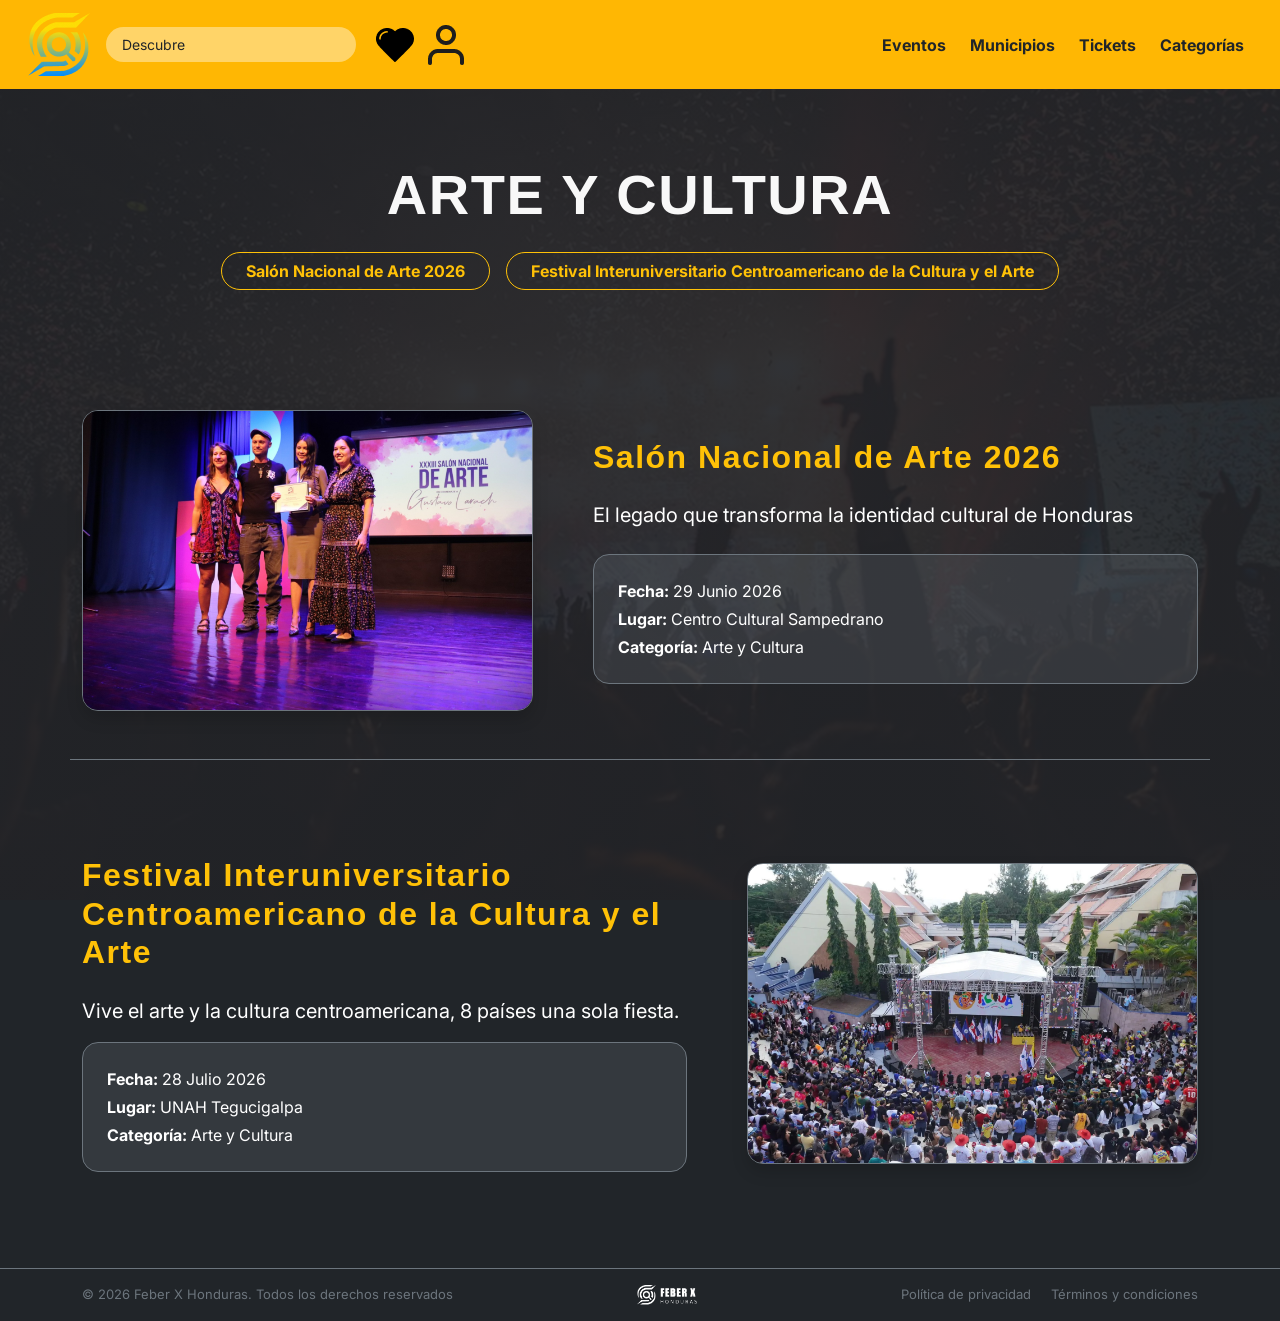
<file: arteycultura.html>
<!doctype html>
<html lang="es">
<head>
    <meta charset="utf-8">
    <meta name="viewport" content="width=device-width, initial-scale=1.0">
    <title>Arte y Cultura | FEBER X Honduras</title>
    <link href="https://cdn.jsdelivr.net/npm/bootstrap@5.3.3/dist/css/bootstrap.min.css" rel="stylesheet">
    <link href="css/style.css" rel="stylesheet">
</head>

<body class="bg-dark text-white">

    <header class="bg-warning">
        <nav class="navbar navbar-expand-lg navbar-light py-2 px-3">
            <div class="container-fluid d-flex align-items-center justify-content-between">
                <div class="d-flex align-items-center gap-3">
                    <a class="navbar-brand me-0" href="index.html">
                        <img src="img/logo-pequeno.png" alt="logo" class="encabezado-del-logotipo">
                    </a>
                    <div class="search-box">
                        <input type="text" placeholder="Descubre" class="form-control rounded-pill px-3 cuadro-de-busqueda-aporte">
                    </div>
                    <div class="d-flex align-items-center gap-2 ms-1">
                        <a href="#" class="d-flex align-items-center"><img src="img/heart-icon.png" alt="Favoritos" class="icono-de-navegacion"></a>
                        <a href="#" class="d-flex align-items-center"><img src="img/user-icon.png" alt="Usuario" class="icono-de-navegacion"></a>
                    </div>
                </div>
                <button class="navbar-toggler" type="button" data-bs-toggle="collapse" data-bs-target="#navbarNav">
                    <span class="navbar-toggler-icon"></span>
                </button>
                <div class="collapse navbar-collapse justify-content-end" id="navbarNav">
                    <ul class="navbar-nav gap-2 fw-bold text-dark">
                        <li class="nav-item"><a class="nav-link text-dark" href="eventos.html">Eventos</a></li>
                        <li class="nav-item"><a class="nav-link text-dark" href="municipios.html">Municipios</a></li>
                        <li class="nav-item"><a class="nav-link text-dark" href="tickets.html">Tickets</a></li>
                        <li class="nav-item"><a class="nav-link text-dark" href="categorias.html">Categorías</a></li>
                    </ul>
                </div>
            </div>
        </nav>
    </header>

    <main>
        <section class="py-5 text-center">
            <div class="container py-4">
                <h1 class="display-4 fw-bold mb-4 text-uppercase">Arte y Cultura</h1>
                
                <div class="d-flex justify-content-center gap-3 mb-5 flex-wrap">
                    <a href="#obra-1" class="btn btn-outline-warning rounded-pill px-4 fw-bold">Salón Nacional de Arte 2026</a>
                    <a href="#obra-2" class="btn btn-outline-warning rounded-pill px-4 fw-bold">Festival Interuniversitario Centroamericano de la Cultura y el Arte </a>
                </div>
            </div>
        </section>
        <section class="container pb-5" id="obra-1">
            <div class="row align-items-center mb-5 border-bottom border-secondary pb-5">
                <div class="col-md-5 text-center mb-4 mb-md-0">
                    <img src="img/arte1.jpeg" alt="Evento Cultural 1" class="img-fluid rounded-4 shadow border border-secondary" style="max-height: 500px; object-fit: cover;">
                </div>
                <div class="col-md-7 ps-md-5">
                    <h2 class="fw-bold text-warning mb-4">Salón Nacional de Arte 2026</h2>
                    <p class="fs-5 mb-4">El legado que transforma la identidad cultural de Honduras</p>
                    
                    <div class="bg-secondary bg-opacity-25 p-4 rounded-4 border border-secondary">
                        <p class="mb-1"><strong>Fecha:</strong> 29 Junio 2026 </p>
                        <p class="mb-1"><strong>Lugar:</strong> Centro Cultural Sampedrano</p>
                        <p class="mb-0"><strong>Categoría:</strong> Arte y Cultura</p>
                    </div>
                </div>
            </div>
        </section>
        <section class="container pb-5 mb-5" id="obra-2">
            <div class="row align-items-center">
                <div class="col-md-5 order-md-2 text-center mb-4 mb-md-0">
                    <img src="img/arte2.webp" alt="Evento Cultural 2" class="img-fluid rounded-4 shadow border border-secondary" style="max-height: 500px; object-fit: cover;">
                </div>
                <div class="col-md-7 order-md-1 pe-md-5">
                    <h2 class="fw-bold text-warning mb-4">Festival Interuniversitario Centroamericano de la Cultura y el Arte</h2>
                    <p class="fs-5">Vive el arte y la cultura centroamericana, 8 países una sola fiesta.</p>
                    
                    <div class="bg-secondary bg-opacity-25 p-4 rounded-4 border border-secondary">
                        <p class="mb-1"><strong>Fecha:</strong> 28 Julio 2026</p>
                        <p class="mb-1"><strong>Lugar:</strong> UNAH Tegucigalpa</p>
                        <p class="mb-0"><strong>Categoría:</strong> Arte y Cultura</p>
                    </div>
                </div>
            </div>
        </section>
    </main>

    <footer class="py-3 bg-dark border-top border-secondary mt-5">
        <div class="container d-flex flex-column flex-md-row align-items-center justify-content-between text-center">
            <p class="mb-2 mb-md-0 text-secondary">© 2026 Feber X Honduras. Todos los derechos reservados</p>
            <a href="index.html"><img src="img/logo-footer.png" alt="logo" class="img-fluid footer-logo my-2 my-md-0"></a>
            <div>
                <a href="#" class="me-3 text-secondary text-decoration-none">Política de privacidad</a>
                <a href="#" class="text-secondary text-decoration-none">Términos y condiciones</a>
            </div>
        </div>
    </footer>

    <script src="https://cdn.jsdelivr.net/npm/bootstrap@5.3.3/dist/js/bootstrap.bundle.min.js"></script>
</body>
</html>
</file>
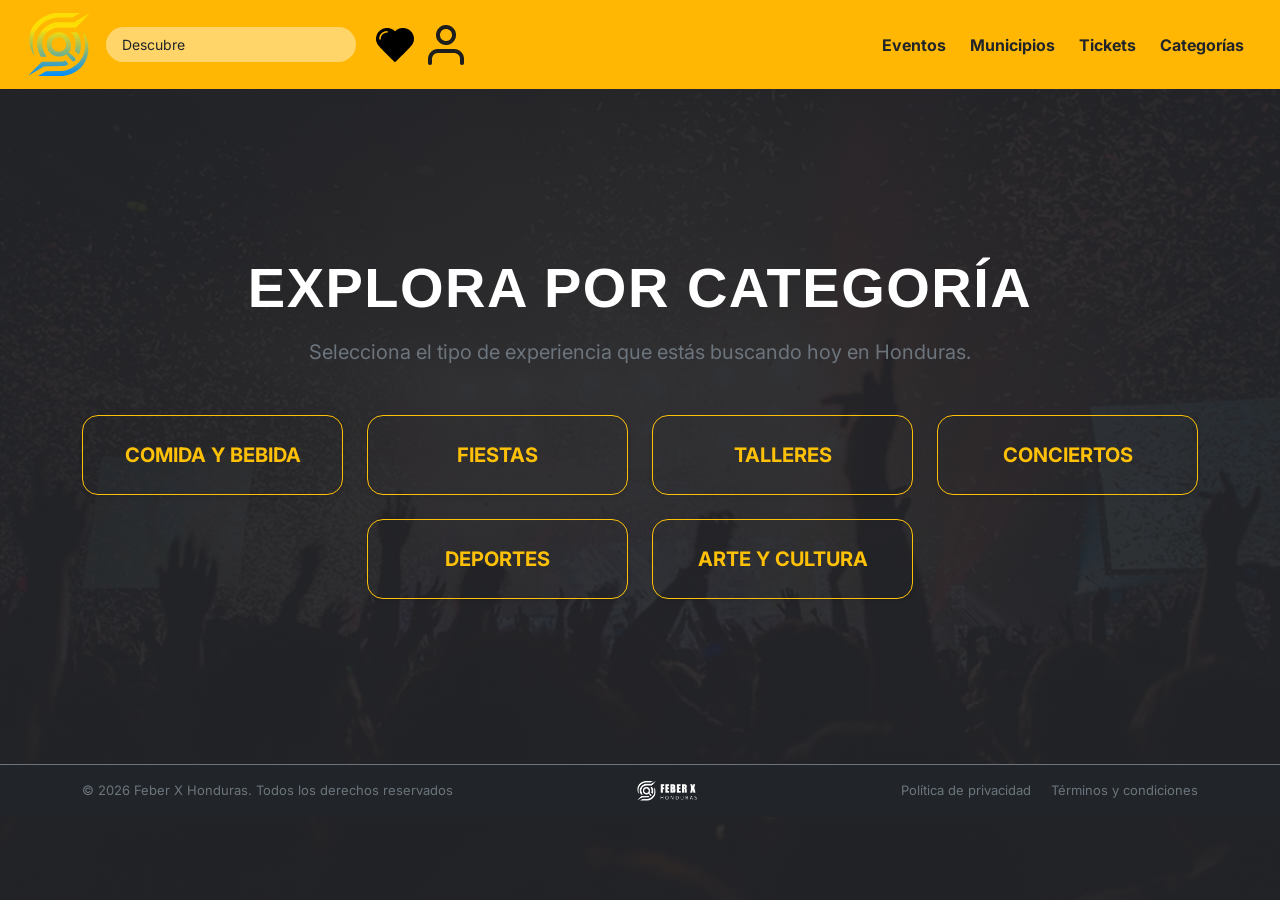
<file: categorias.html>
<!doctype html>
<html lang="es">
<head>
    <meta charset="utf-8">
    <meta name="viewport" content="width=device-width, initial-scale=1.0">
    <title>Categorías | FEBER X Honduras</title>
    <link href="https://cdn.jsdelivr.net/npm/bootstrap@5.3.3/dist/css/bootstrap.min.css" rel="stylesheet">
    <link href="css/style.css" rel="stylesheet">
</head>

<body class="bg-dark text-white">
    <header class="bg-warning">
        <nav class="navbar navbar-expand-lg navbar-light py-2 px-3">
            <div class="container-fluid d-flex align-items-center justify-content-between">
                
                <div class="d-flex align-items-center gap-3">
                    <a class="navbar-brand me-0" href="index.html">
                        <img src="img/logo-pequeno.png" alt="logo" class="encabezado-del-logotipo">
                    </a>
                    <div class="search-box">
                        <input type="text" placeholder="Descubre" class="form-control rounded-pill px-3 cuadro-de-busqueda-aporte">
                    </div>
                    <div class="d-flex align-items-center gap-2 ms-1">
                        <a href="#" class="d-flex align-items-center">
                            <img src="img/heart-icon.png" alt="Favoritos" class="icono-de-navegacion">
                        </a>
                        <a href="#" class="d-flex align-items-center">
                            <img src="img/user-icon.png" alt="Usuario" class="icono-de-navegacion">
                        </a>
                    </div>
                </div>

                <button class="navbar-toggler" type="button" data-bs-toggle="collapse" data-bs-target="#navbarNav">
                    <span class="navbar-toggler-icon"></span>
                </button>

                <div class="collapse navbar-collapse justify-content-end" id="navbarNav">
                    <ul class="navbar-nav gap-2 fw-bold text-dark">
                        <li class="nav-item"><a class="nav-link text-dark" href="eventos.html">Eventos</a></li>
                        <li class="nav-item"><a class="nav-link text-dark" href="municipios.html">Municipios</a></li>
                        <li class="nav-item"><a class="nav-link text-dark" href="tickets.html">Tickets</a></li>
                        <li class="nav-item"><a class="nav-link text-dark" href="categorias.html">Categorías</a></li>
                    </ul>
                </div>

            </div>
        </nav>
    </header>
    <main class="py-5 d-flex align-items-center" style="min-height: 75vh;">
        <div class="container py-4 text-center">
            
            <h1 class="display-4 fw-bold mb-3 text-uppercase text-white">Explora por Categoría</h1>
            <p class="fs-5 text-secondary mb-5">Selecciona el tipo de experiencia que estás buscando hoy en Honduras.</p>
            
            <div class="row justify-content-center g-4">
                <div class="col-6 col-md-4 col-lg-3">
                    <a href="comida.html" class="btn btn-outline-warning w-100 py-4 px-2 rounded-4 shadow-sm text-uppercase fw-bold fs-5 d-flex flex-column align-items-center justify-content-center h-100">
                        Comida y Bebida
                    </a>
                </div>
                <div class="col-6 col-md-4 col-lg-3">
                    <a href="fiesta.html" class="btn btn-outline-warning w-100 py-4 px-2 rounded-4 shadow-sm text-uppercase fw-bold fs-5 d-flex flex-column align-items-center justify-content-center h-100">
                        Fiestas
                    </a>
                </div>
                <div class="col-6 col-md-4 col-lg-3">
                    <a href="talleres.html" class="btn btn-outline-warning w-100 py-4 px-2 rounded-4 shadow-sm text-uppercase fw-bold fs-5 d-flex flex-column align-items-center justify-content-center h-100">
                        Talleres
                    </a>
                </div>
                <div class="col-6 col-md-4 col-lg-3">
                    <a href="tickets.html" class="btn btn-outline-warning w-100 py-4 px-2 rounded-4 shadow-sm text-uppercase fw-bold fs-5 d-flex flex-column align-items-center justify-content-center h-100">
                        Conciertos
                    </a>
                </div>
                <div class="col-6 col-md-4 col-lg-3">
                    <a href="deportes.html" class="btn btn-outline-warning w-100 py-4 px-2 rounded-4 shadow-sm text-uppercase fw-bold fs-5 d-flex flex-column align-items-center justify-content-center h-100">
                        Deportes
                    </a>
                </div>
                <div class="col-6 col-md-4 col-lg-3">
                    <a href="arteycultura.html" class="btn btn-outline-warning w-100 py-4 px-2 rounded-4 shadow-sm text-uppercase fw-bold fs-5 d-flex flex-column align-items-center justify-content-center h-100">
                        Arte y Cultura
                    </a>
                </div>

            </div>
        </div>
    </main>
    <footer class="py-3 bg-dark border-top border-secondary mt-auto">
        <div class="container d-flex flex-column flex-md-row align-items-center justify-content-between text-center">
            <p class="mb-2 mb-md-0 text-secondary">© 2026 Feber X Honduras. Todos los derechos reservados</p>
            <a href="index.html">
                <img src="img/logo-footer.png" alt="logo" class="img-fluid footer-logo my-2 my-md-0">
            </a>
            <div>
                <a href="#" class="me-3 text-secondary text-decoration-none">Política de privacidad</a>
                <a href="#" class="text-secondary text-decoration-none">Términos y condiciones</a>
            </div>
        </div>
    </footer>

    <script src="https://cdn.jsdelivr.net/npm/bootstrap@5.3.3/dist/js/bootstrap.bundle.min.js"></script>
</body>
</html>
</file>
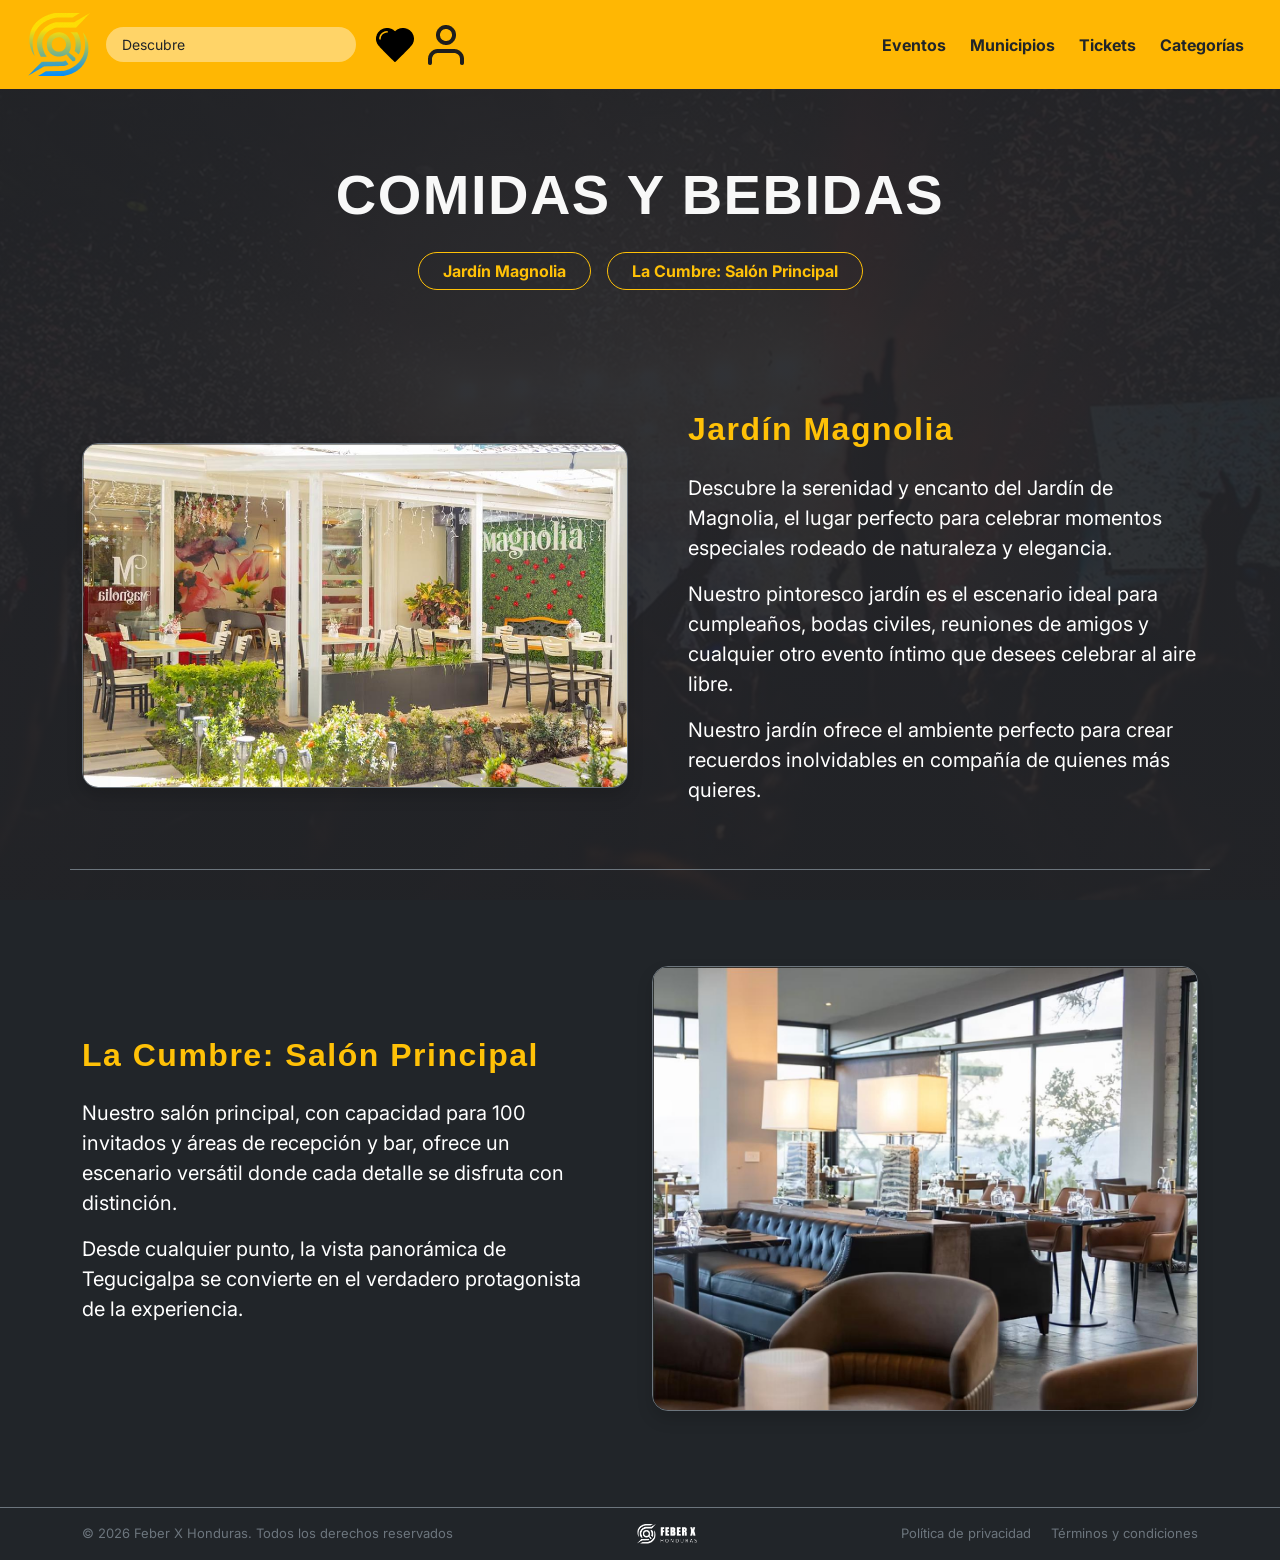
<file: comida.html>
<!doctype html>
<html lang="es">
<head>
    <meta charset="utf-8">
    <meta name="viewport" content="width=device-width, initial-scale=1.0">
    <title>Comidas y Bebidas | FEBER X Honduras</title>
    <link href="https://cdn.jsdelivr.net/npm/bootstrap@5.3.3/dist/css/bootstrap.min.css" rel="stylesheet">
    <link href="css/style.css" rel="stylesheet">
</head>

<body class="bg-dark text-white">

    <header class="bg-warning">
        <nav class="navbar navbar-expand-lg navbar-light py-2 px-3">
            <div class="container-fluid d-flex align-items-center justify-content-between">
                <div class="d-flex align-items-center gap-3">
                    <a class="navbar-brand me-0" href="index.html">
                        <img src="img/logo-pequeno.png" alt="logo" class="encabezado-del-logotipo">
                    </a>
                    <div class="search-box">
                        <input type="text" placeholder="Descubre" class="form-control rounded-pill px-3 cuadro-de-busqueda-aporte">
                    </div>
                    <div class="d-flex align-items-center gap-2 ms-1">
                        <a href="#" class="d-flex align-items-center"><img src="img/heart-icon.png" alt="Favoritos" class="icono-de-navegacion"></a>
                        <a href="#" class="d-flex align-items-center"><img src="img/user-icon.png" alt="Usuario" class="icono-de-navegacion"></a>
                    </div>
                </div>
                <button class="navbar-toggler" type="button" data-bs-toggle="collapse" data-bs-target="#navbarNav">
                    <span class="navbar-toggler-icon"></span>
                </button>
                <div class="collapse navbar-collapse justify-content-end" id="navbarNav">
                    <ul class="navbar-nav gap-2 fw-bold text-dark">
                        <li class="nav-item"><a class="nav-link text-dark" href="eventos.html">Eventos</a></li>
                        <li class="nav-item"><a class="nav-link text-dark" href="municipios.html">Municipios</a></li>
                        <li class="nav-item"><a class="nav-link text-dark" href="tickets.html">Tickets</a></li>
                        <li class="nav-item"><a class="nav-link text-dark" href="categorias.html">Categorías</a></li>
                    </ul>
                </div>
            </div>
        </nav>
    </header>

    <main>
        <section class="py-5 text-center">
            <div class="container py-4">
                <h1 class="display-4 fw-bold mb-4 text-uppercase">Comidas y Bebidas</h1>
                
                <div class="d-flex justify-content-center gap-3 mb-5 flex-wrap">
                    <a href="#jardin-magnolia" class="btn btn-outline-warning rounded-pill px-4 fw-bold">Jardín Magnolia</a>
                    <a href="#la-cumbre" class="btn btn-outline-warning rounded-pill px-4 fw-bold">La Cumbre: Salón Principal</a>
                </div>
            </div>
        </section>

        <section class="container pb-5" id="jardin-magnolia">
            <div class="row align-items-center mb-5 border-bottom border-secondary pb-5">
                <div class="col-md-6 mb-4 mb-md-0 text-center">
                    <img src="img/WhatsApp Image 2026-09-19 at 17.55.32.jpeg" alt="Jardín Magnolia" class="img-fluid rounded-4 shadow border border-secondary">
                </div>
                <div class="col-md-6 ps-md-5">
                    <h2 class="fw-bold text-warning mb-4">Jardín Magnolia</h2>
                    <p class="fs-5">Descubre la serenidad y encanto del Jardín de Magnolia, el lugar perfecto para celebrar momentos especiales rodeado de naturaleza y elegancia.</p>
                    <p class="fs-5">Nuestro pintoresco jardín es el escenario ideal para cumpleaños, bodas civiles, reuniones de amigos y cualquier otro evento íntimo que desees celebrar al aire libre.</p>
                    <p class="fs-5">Nuestro jardín ofrece el ambiente perfecto para crear recuerdos inolvidables en compañía de quienes más quieres.</p>
                </div>
            </div>
        </section>

        <section class="container pb-5 mb-5" id="la-cumbre">
            <div class="row align-items-center">
                <div class="col-md-6 order-md-2 mb-4 mb-md-0 text-center">
                    <img src="img/WhatsApp Image 2026-09-19 at 17.55.32 (1).jpeg" alt="La Cumbre Salón Principal" class="img-fluid rounded-4 shadow border border-secondary">
                </div>
                <div class="col-md-6 order-md-1 pe-md-5">
                    <h2 class="fw-bold text-warning mb-4">La Cumbre: Salón Principal</h2>
                    <p class="fs-5">Nuestro salón principal, con capacidad para 100 invitados y áreas de recepción y bar, ofrece un escenario versátil donde cada detalle se disfruta con distinción.</p>
                    <p class="fs-5">Desde cualquier punto, la vista panorámica de Tegucigalpa se convierte en el verdadero protagonista de la experiencia.</p>
                </div>
            </div>
        </section>
    </main>

    <footer class="py-3 bg-dark border-top border-secondary mt-5">
        <div class="container d-flex flex-column flex-md-row align-items-center justify-content-between text-center">
            <p class="mb-2 mb-md-0 text-secondary">© 2026 Feber X Honduras. Todos los derechos reservados</p>
            <a href="index.html"><img src="img/logo-footer.png" alt="logo" class="img-fluid footer-logo my-2 my-md-0"></a>
            <div>
                <a href="#" class="me-3 text-secondary text-decoration-none">Política de privacidad</a>
                <a href="#" class="text-secondary text-decoration-none">Términos y condiciones</a>
            </div>
        </div>
    </footer>

    <script src="https://cdn.jsdelivr.net/npm/bootstrap@5.3.3/dist/js/bootstrap.bundle.min.js"></script>
</body>
</html>
</file>
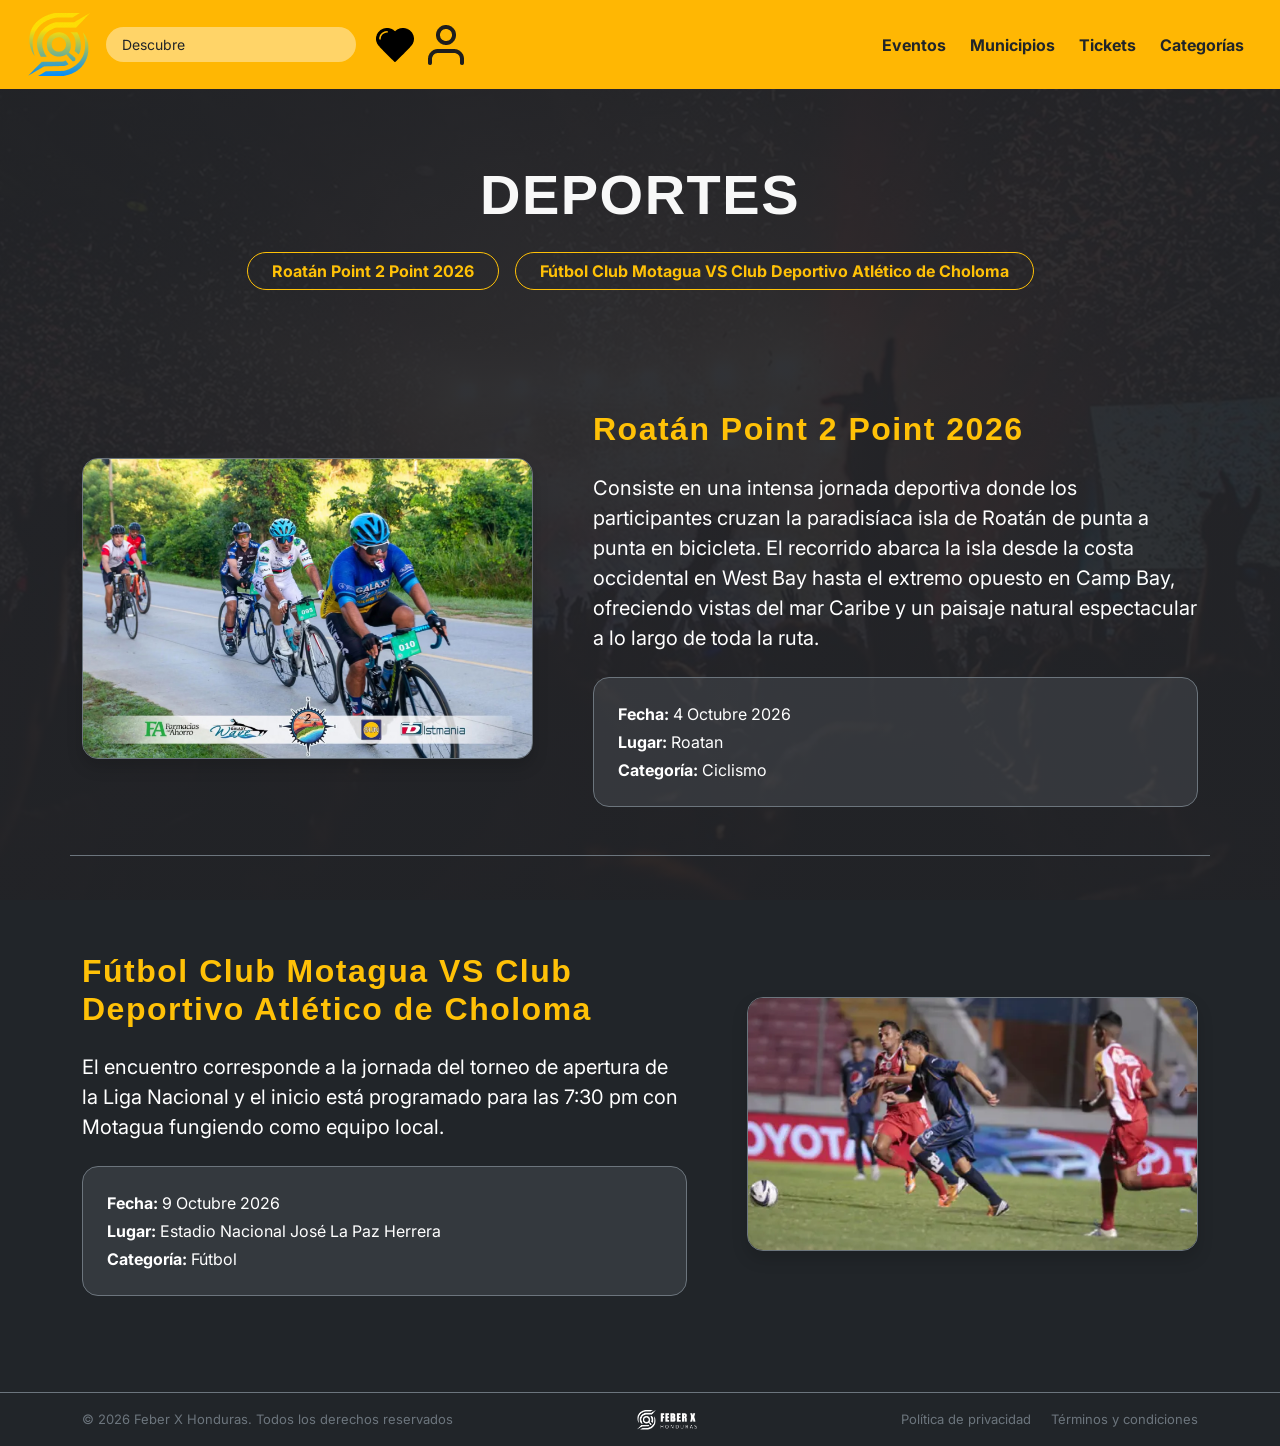
<file: deportes.html>
<!doctype html>
<html lang="es">
<head>
    <meta charset="utf-8">
    <meta name="viewport" content="width=device-width, initial-scale=1.0">
    <title>Deportes | FEBER X Honduras</title>
    <link href="https://cdn.jsdelivr.net/npm/bootstrap@5.3.3/dist/css/bootstrap.min.css" rel="stylesheet">
    <link href="css/style.css" rel="stylesheet">
</head>

<body class="bg-dark text-white">

    <header class="bg-warning">
        <nav class="navbar navbar-expand-lg navbar-light py-2 px-3">
            <div class="container-fluid d-flex align-items-center justify-content-between">
                <div class="d-flex align-items-center gap-3">
                    <a class="navbar-brand me-0" href="index.html">
                        <img src="img/logo-pequeno.png" alt="logo" class="encabezado-del-logotipo">
                    </a>
                    <div class="search-box">
                        <input type="text" placeholder="Descubre" class="form-control rounded-pill px-3 cuadro-de-busqueda-aporte">
                    </div>
                    <div class="d-flex align-items-center gap-2 ms-1">
                        <a href="#" class="d-flex align-items-center"><img src="img/heart-icon.png" alt="Favoritos" class="icono-de-navegacion"></a>
                        <a href="#" class="d-flex align-items-center"><img src="img/user-icon.png" alt="Usuario" class="icono-de-navegacion"></a>
                    </div>
                </div>
                <button class="navbar-toggler" type="button" data-bs-toggle="collapse" data-bs-target="#navbarNav">
                    <span class="navbar-toggler-icon"></span>
                </button>
                <div class="collapse navbar-collapse justify-content-end" id="navbarNav">
                    <ul class="navbar-nav gap-2 fw-bold text-dark">
                        <li class="nav-item"><a class="nav-link text-dark" href="eventos.html">Eventos</a></li>
                        <li class="nav-item"><a class="nav-link text-dark" href="municipios.html">Municipios</a></li>
                        <li class="nav-item"><a class="nav-link text-dark" href="tickets.html">Tickets</a></li>
                        <li class="nav-item"><a class="nav-link text-dark" href="categorias.html">Categorías</a></li>
                    </ul>
                </div>
            </div>
        </nav>
    </header>

    <main>
        <section class="py-5 text-center">
            <div class="container py-4">
                <h1 class="display-4 fw-bold mb-4 text-uppercase">Deportes</h1>
                
                <div class="d-flex justify-content-center gap-3 mb-5 flex-wrap">
                    <a href="#evento-1" class="btn btn-outline-warning rounded-pill px-4 fw-bold">Roatán Point 2 Point 2026</a>
                    <a href="#evento-2" class="btn btn-outline-warning rounded-pill px-4 fw-bold">Fútbol Club Motagua VS Club Deportivo Atlético de Choloma</a>
                </div>
            </div>
        </section>
        <section class="container pb-5" id="evento-1">
            <div class="row align-items-center mb-5 border-bottom border-secondary pb-5">
                <div class="col-md-5 text-center mb-4 mb-md-0">
                    <img src="img/eventod.jpeg" alt="Evento Deportivo 1" class="img-fluid rounded-4 shadow border border-secondary" style="max-height: 500px; object-fit: cover;">
                </div>
                <div class="col-md-7 ps-md-5">
                    <h2 class="fw-bold text-warning mb-4">Roatán Point 2 Point 2026</h2>
                    <p class="fs-5 mb-4">Consiste en una intensa jornada deportiva donde los participantes cruzan la paradisíaca isla de Roatán de punta a punta en bicicleta. El recorrido abarca la isla desde la costa occidental en West Bay hasta el extremo opuesto en Camp Bay, ofreciendo vistas del mar Caribe y un paisaje natural espectacular a lo largo de toda la ruta.</p>
                    
                    <div class="bg-secondary bg-opacity-25 p-4 rounded-4 border border-secondary">
                        <p class="mb-1"><strong>Fecha:</strong> 4 Octubre 2026</p>
                        <p class="mb-1"><strong>Lugar:</strong> Roatan</p>
                        <p class="mb-0"><strong>Categoría:</strong> Ciclismo</p>
                    </div>
                </div>
            </div>
        </section>
        <section class="container pb-5 mb-5" id="evento-2">
            <div class="row align-items-center">
                <div class="col-md-5 order-md-2 text-center mb-4 mb-md-0">
                    <img src="img/deportes2.webp" alt="Evento Deportivo 2" class="img-fluid rounded-4 shadow border border-secondary" style="max-height: 500px; object-fit: cover;">
                </div>
                <div class="col-md-7 order-md-1 pe-md-5">
                    <h2 class="fw-bold text-warning mb-4">Fútbol Club Motagua VS Club Deportivo Atlético de Choloma</h2>
                    <p class="fs-5 mb-4">El encuentro corresponde a la jornada del torneo de apertura de la Liga Nacional y el inicio está programado para las 7:30 pm con Motagua fungiendo como equipo local.</p>
                    
                    <div class="bg-secondary bg-opacity-25 p-4 rounded-4 border border-secondary">
                        <p class="mb-1"><strong>Fecha:</strong> 9 Octubre 2026 </p>
                        <p class="mb-1"><strong>Lugar:</strong> Estadio Nacional José La Paz Herrera</p>
                        <p class="mb-0"><strong>Categoría:</strong> Fútbol</p>
                    </div>
                </div>
            </div>
        </section>
    </main>

    <footer class="py-3 bg-dark border-top border-secondary mt-5">
        <div class="container d-flex flex-column flex-md-row align-items-center justify-content-between text-center">
            <p class="mb-2 mb-md-0 text-secondary">© 2026 Feber X Honduras. Todos los derechos reservados</p>
            <a href="index.html"><img src="img/logo-footer.png" alt="logo" class="img-fluid footer-logo my-2 my-md-0"></a>
            <div>
                <a href="#" class="me-3 text-secondary text-decoration-none">Política de privacidad</a>
                <a href="#" class="text-secondary text-decoration-none">Términos y condiciones</a>
            </div>
        </div>
    </footer>

    <script src="https://cdn.jsdelivr.net/npm/bootstrap@5.3.3/dist/js/bootstrap.bundle.min.js"></script>
</body>
</html>
</file>
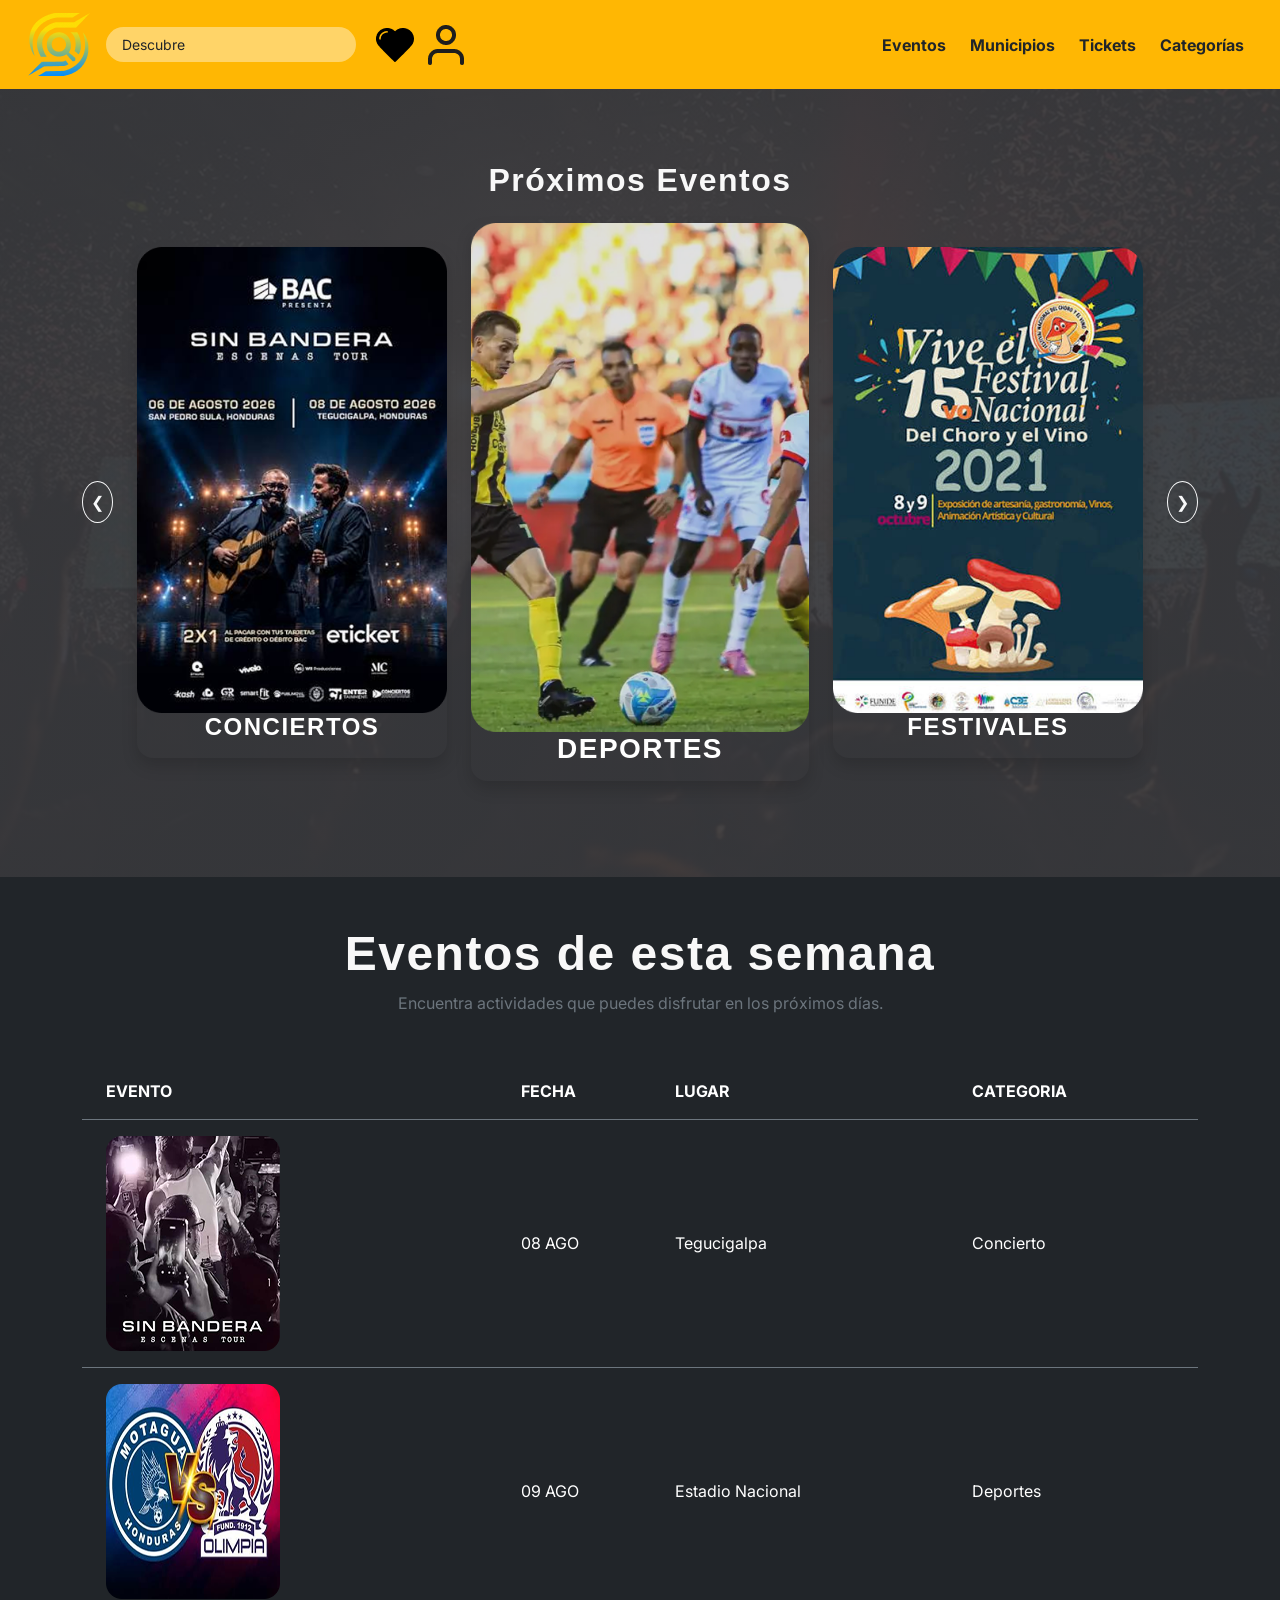
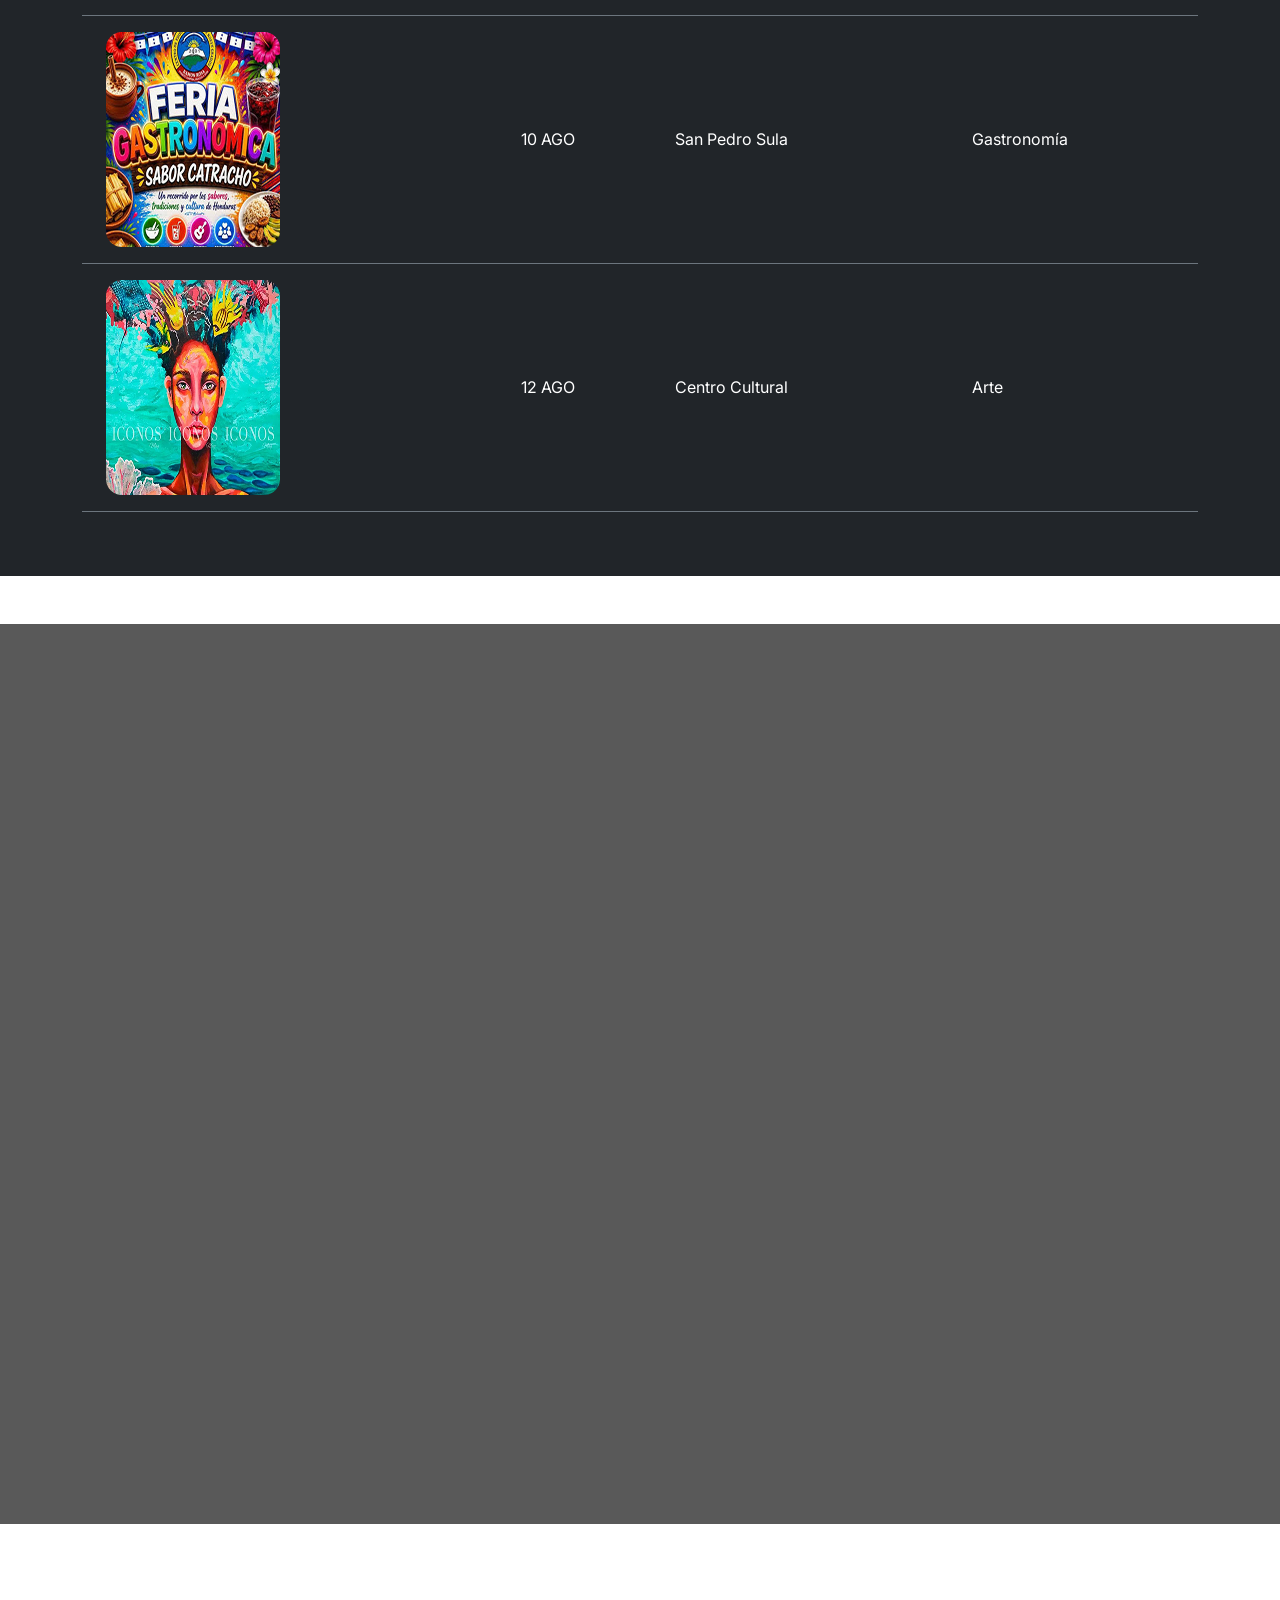
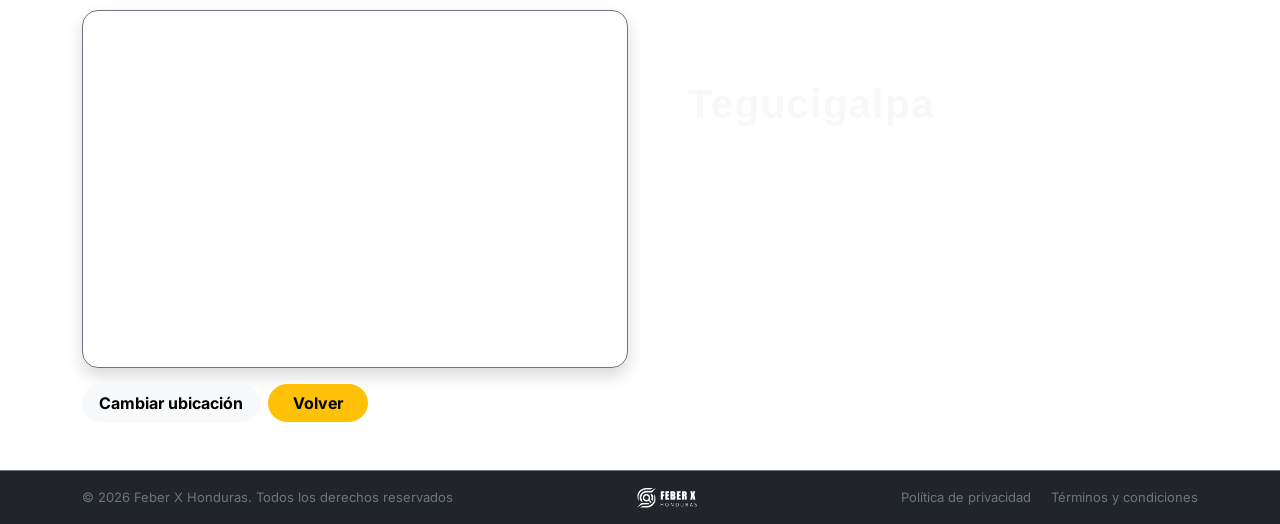
<file: eventos.html>
<!doctype html>
<html lang="es">
<head>
    <meta charset="utf-8">
    <meta name="viewport" content="width=device-width, initial-scale=1.0">
    <title>FEBER X HONDURAS - Eventos</title>
    <link href="https://cdn.jsdelivr.net/npm/bootstrap@5.3.3/dist/css/bootstrap.min.css" rel="stylesheet">
    <link href="css/style.css" rel="stylesheet">
</head>
	
<body>
	 <header class="bg-warning">
  <nav class="navbar navbar-expand-lg navbar-light py-2 px-3">
    <div class="container-fluid d-flex align-items-center justify-content-between">
      
      <div class="d-flex align-items-center gap-3">
        <a class="navbar-brand me-0" href="index.html">
          <img src="img/logo-pequeno.png" alt="logo" class="encabezado-del-logotipo">
        </a>

        <div class="search-box">
          <input type="text" placeholder="Descubre" class="form-control rounded-pill px-3 cuadro-de-busqueda-aporte">
        </div>

        <div class="d-flex align-items-center gap-2 ms-1">
          <a href="#" class="d-flex align-items-center">
            <img src="img/heart-icon.png" alt="Favoritos" class="icono-de-navegacion">
          </a>
          <a href="#" class="d-flex align-items-center">
            <img src="img/user-icon.png" alt="Usuario" class="icono-de-navegacion">
          </a>
        </div>
      </div>

      <button class="navbar-toggler" type="button" data-bs-toggle="collapse" data-bs-target="#navbarNav">
        <span class="navbar-toggler-icon"></span>
      </button>

      <div class="collapse navbar-collapse justify-content-end" id="navbarNav">
        <ul class="navbar-nav gap-2 fw-bold text-dark">
          <li class="nav-item"><a class="nav-link text-dark" href="eventos.html">Eventos</a></li>
          <li class="nav-item"><a class="nav-link text-dark" href="municipios.html">Municipios</a></li>
          <li class="nav-item"><a class="nav-link text-dark" href="tickets.html">Tickets</a></li>
          <li class="nav-item"><a class="nav-link text-dark" href="categorias.html">Categorías</a></li>
        </ul>
      </div>

    </div>
  </nav>
</header>
	
	<main>
		<section class="seccion-proximos-eventos position-relative py-5 text-center text-white">
            <div class="overlay-multitud"></div>
            
            <div class="container position-relative z-1 py-4">
                <h2 class="fw-bold mb-4">Próximos Eventos</h2>
				
                <div class="d-flex align-items-center justify-content-center gap-3 gap-md-4 my-4">
                 
                    <button class="btn btn-outline-light rounded-circle p-2 d-flex align-items-center justify-content-center flecha-carrusel" type="button" aria-label="Anterior">
                        &#10094;
                    </button>

                    <div class="tarjeta-destacada rounded-4 overflow-hidden position-relative shadow">
                        <img src="img/conciertos.png" alt="Conciertos" class="w-100 h-100 object-fit-cover">
                        <div class="tarjeta-overlay d-flex align-items-end justify-content-center pb-3">
                            <h3 class="fw-bold text-uppercase fs-4 m-0 text-white drop-shadow">CONCIERTOS</h3>
                        </div>
                    </div>
					
					<div class="tarjeta-destacada tarjeta-centro rounded-4 overflow-hidden position-relative shadow">
                        <img src="img/deportes.png" alt="Deportes" class="w-100 h-100 object-fit-cover">
                        <div class="tarjeta-overlay d-flex align-items-end justify-content-center pb-3">
                            <h3 class="fw-bold text-uppercase fs-3 m-0 text-white drop-shadow">DEPORTES</h3>
                        </div>
                    </div>
					
					<div class="tarjeta-destacada rounded-4 overflow-hidden position-relative shadow">
                        <img src="img/festivales.png" alt="Festivales" class="w-100 h-100 object-fit-cover">
                        <div class="tarjeta-overlay d-flex align-items-end justify-content-center pb-3">
                            <h3 class="fw-bold text-uppercase fs-4 m-0 text-white drop-shadow">FESTIVALES</h3>
                        </div>
                    </div>
					
					<button class="btn btn-outline-light rounded-circle p-2 d-flex align-items-center justify-content-center flecha-carrusel" type="button" aria-label="Siguiente">
                        &#10095;
                    </button>
					
				</div>
		      </div>
			</section>
		
	    <section class="seccion-tabla-eventos bg-dark text-white py-5">
            <div class="container">
				<div class="text-center mb-4">
                  <h1 class="fw-bold display-5 mb-2">Eventos de esta semana</h1>
                   <p class="text-secondary mb-5">Encuentra actividades que puedes disfrutar en los próximos días.</p>
				</div>

            <div class="table-responsive">
                <table class="table table-dark table-borderless align-middle tabla-eventos">
                    <thead>
                        <tr class="border-bottom border-secondary text-warning fw-bold">
                            <th scope="col" class="py-3 text-start ps-4">EVENTO</th>
                            <th scope="col" class="py-3">FECHA</th>
                            <th scope="col" class="py-3">LUGAR</th>
                            <th scope="col" class="py-3">CATEGORIA</th>
                        </tr>
                    </thead>
                  
					<tbody>
					
						<tr class="border-bottom border-secondary">
                            <td class="py-3 text-start ps-4">
                                <img src="img/evento1.png" alt="Sin Bandera" class="img-evento-tabla rounded-3">
                            </td>
                            <td>08 AGO</td>
                            <td>Tegucigalpa</td>
                            <td>Concierto</td>
                        </tr>
						
						<tr class="border-bottom border-secondary">
                            <td class="py-3 text-start ps-4">
                                <img src="img/evento2.png" alt="Partido Deportivo" class="img-evento-tabla rounded-3">
                            </td>
                            <td>09 AGO</td>
                            <td>Estadio Nacional</td>
                            <td>Deportes</td>
                        </tr>
						
						<tr class="border-bottom border-secondary">
                            <td class="py-3 text-start ps-4">
                                <img src="img/evento3.png" alt="Feria Gastronómica" class="img-evento-tabla rounded-3">
                            </td>
                            <td>10 AGO</td>
                            <td>San Pedro Sula</td>
                            <td>Gastronomía</td>
                        </tr>
						
						<tr class="border-bottom border-secondary">
                            <td class="py-3 text-start ps-4">
                                <img src="img/evento4.png" alt="Expo Arte" class="img-evento-tabla rounded-3">
                            </td>
                            <td>12 AGO</td>
                            <td>Centro Cultural</td>
                            <td>Arte</td>
                        </tr>
                    </tbody>
           </table>
        </div>
		</div>
               
        </section>
	  
		<section class="seccion-cerca-de-ti position-relative py-5">
            <div class="overlay-oscuro"></div>
            <div class="container position-relative z-1">
                <h2 class="fw-bold text-white mb-5">Eventos cerca de ti</h2>
				
				<div class="row align-items-center gy-4">
					
					<div class="col-lg-6 col-12">
                        <div class="mapa-contenedor rounded-4 overflow-hidden border border-secondary shadow">
                            <iframe src="https://www.google.com/maps/embed?pb=!1m18!1m12!1m3!1d3869.6392180326725!2d-87.20687552587935!3d14.098462386330516!2m3!1f0!2f0!3f0!3m2!1i1024!2i768!4f13.1!3m3!1m2!1s0x8f6fa300014ffd3b%3A0x84c4493bfbd4b820!2sEstadio%20Nacional%20De%20Tegucigalpa!5e0!3m2!1ses!2shn!4v1789885166544!5m2!1ses!2shn" width="100%" height="350" style="border:0;" allowfullscreen="" loading="lazy" referrerpolicy="strict-origin-when-cross-origin"></iframe>
                        </div>
						
						<div class="mt-3 d-flex gap-2">
                            <button class="btn btn-light fw-bold rounded-pill px-3">Cambiar ubicación</button>
                            <button class="btn btn-warning fw-bold rounded-pill px-4">Volver</button>
                        </div>
                    </div>
					
					<div class="col-lg-6 col-12 ps-lg-5 text-white">
                        <h3 class="fw-bold display-6 mb-4">Tegucigalpa</h3>
                        <ul class="list-unstyled lh-lg fs-5">
                            <li class="mb-2">• Sin Bandera - 08 de agosto</li>
                            <li class="mb-2">• Festival de Música - 21 de septiembre</li>
                            <li class="mb-2">• Expo Arte - 23 de septiembre</li>
                            <li class="mb-2">• Concierto Nacional - 25 de septiembre</li>
                        </ul>
                    </div>
                </div>
            </div>
        </section>
	</main>
	
	<footer class="py-3 bg-dark border-top border-secondary">
        <div class="container d-flex flex-column flex-md-row align-items-center justify-content-between text-center">
            <p class="mb-2 mb-md-0 text-secondary">© 2026 Feber X Honduras. Todos los derechos reservados</p>
            <a href="index.html">
                <img src="img/logo-footer.png" alt="logo" class="img-fluid footer-logo my-2 my-md-0">
            </a>
            <div>
                <a href="#" class="me-3 text-secondary text-decoration-none">Política de privacidad</a>
                <a href="#" class="text-secondary text-decoration-none">Términos y condiciones</a>
            </div>
        </div>
    </footer>
	
	<script src="https://cdn.jsdelivr.net/npm/bootstrap@5.3.3/dist/js/bootstrap.bundle.min.js"></script>
	
	
 </body>
</html>
</file>
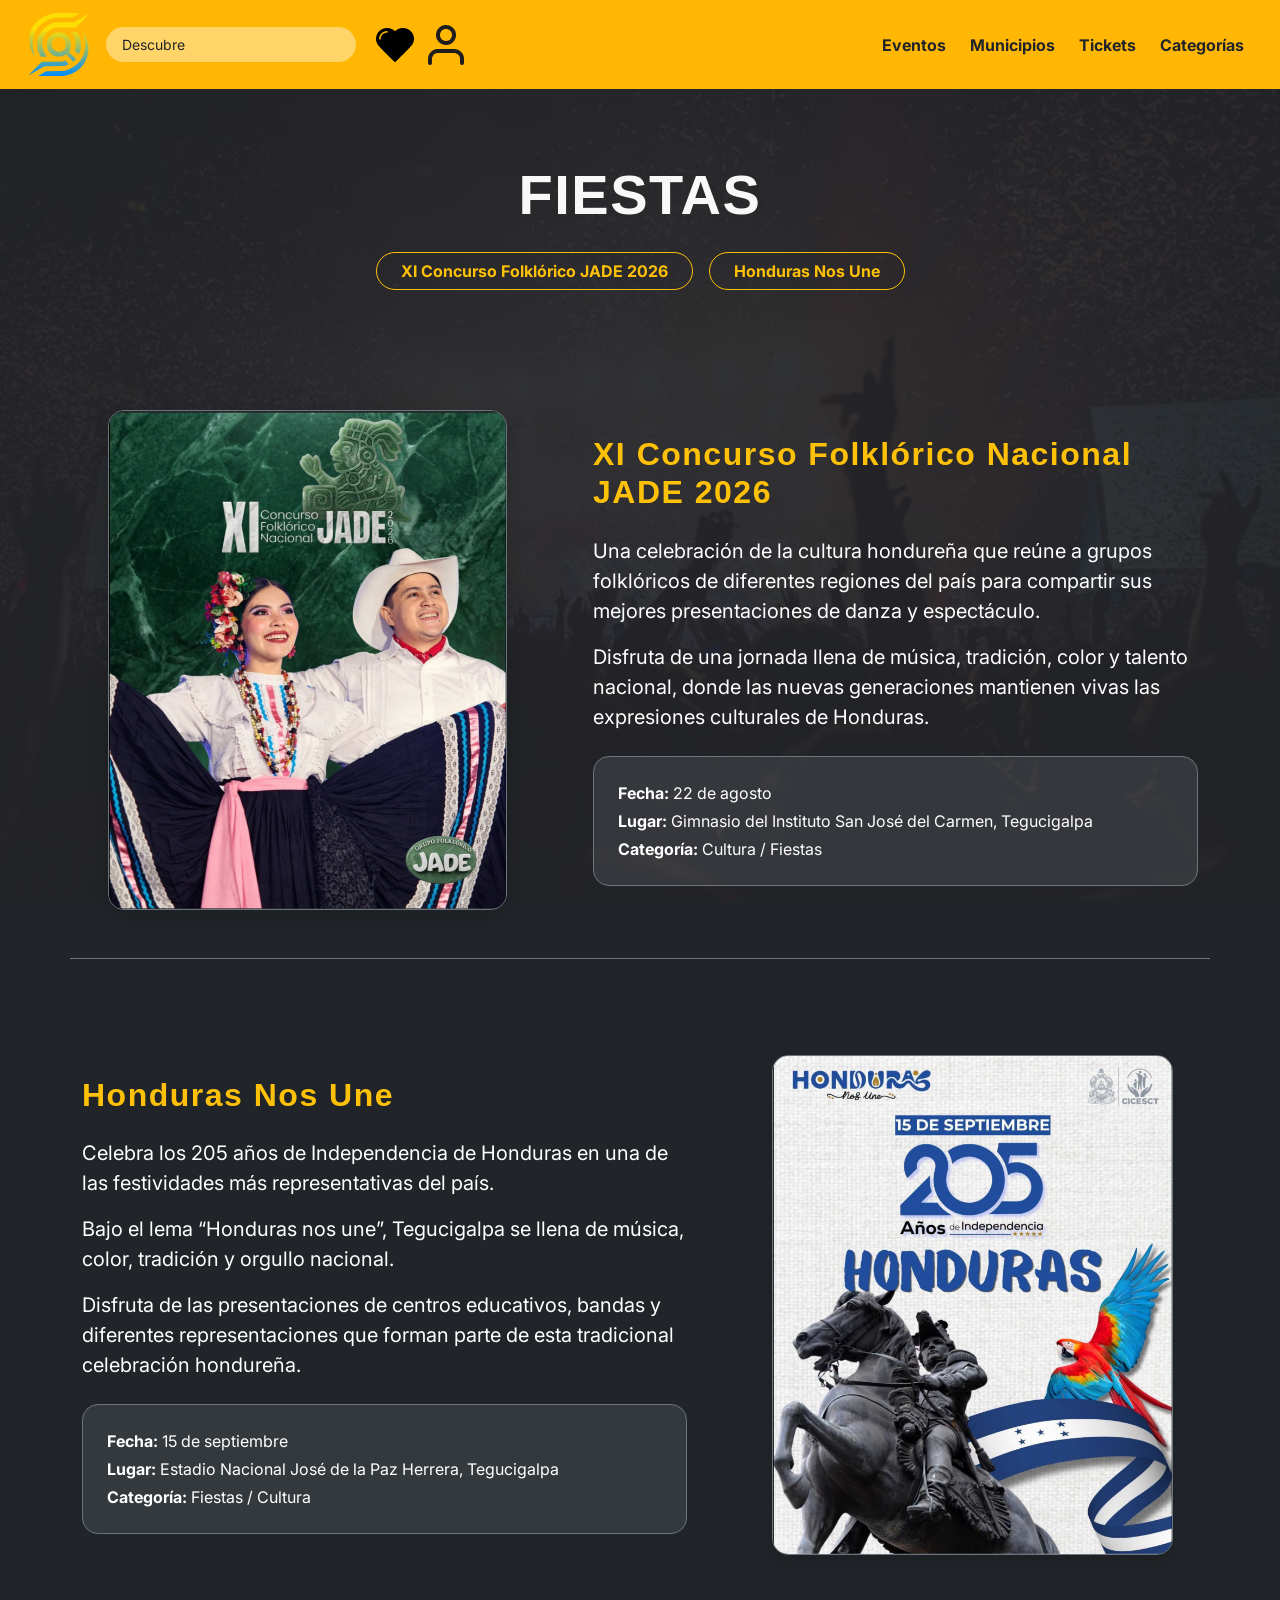
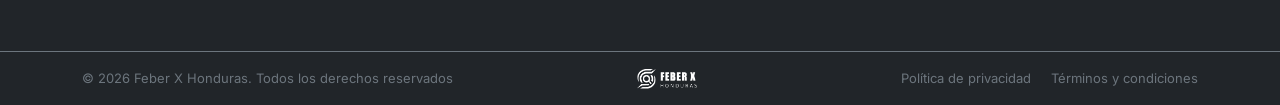
<file: fiesta.html>
<!doctype html>
<html lang="es">
<head>
    <meta charset="utf-8">
    <meta name="viewport" content="width=device-width, initial-scale=1.0">
    <title>Fiestas | FEBER X Honduras</title>
    <link href="https://cdn.jsdelivr.net/npm/bootstrap@5.3.3/dist/css/bootstrap.min.css" rel="stylesheet">
    <link href="css/style.css" rel="stylesheet">
</head>

<body class="bg-dark text-white">

    <header class="bg-warning">
        <nav class="navbar navbar-expand-lg navbar-light py-2 px-3">
            <div class="container-fluid d-flex align-items-center justify-content-between">
                <div class="d-flex align-items-center gap-3">
                    <a class="navbar-brand me-0" href="index.html">
                        <img src="img/logo-pequeno.png" alt="logo" class="encabezado-del-logotipo">
                    </a>
                    <div class="search-box">
                        <input type="text" placeholder="Descubre" class="form-control rounded-pill px-3 cuadro-de-busqueda-aporte">
                    </div>
                    <div class="d-flex align-items-center gap-2 ms-1">
                        <a href="#" class="d-flex align-items-center"><img src="img/heart-icon.png" alt="Favoritos" class="icono-de-navegacion"></a>
                        <a href="#" class="d-flex align-items-center"><img src="img/user-icon.png" alt="Usuario" class="icono-de-navegacion"></a>
                    </div>
                </div>
                <button class="navbar-toggler" type="button" data-bs-toggle="collapse" data-bs-target="#navbarNav">
                    <span class="navbar-toggler-icon"></span>
                </button>
                <div class="collapse navbar-collapse justify-content-end" id="navbarNav">
                    <ul class="navbar-nav gap-2 fw-bold text-dark">
                        <li class="nav-item"><a class="nav-link text-dark" href="eventos.html">Eventos</a></li>
                        <li class="nav-item"><a class="nav-link text-dark" href="municipios.html">Municipios</a></li>
                        <li class="nav-item"><a class="nav-link text-dark" href="tickets.html">Tickets</a></li>
                        <li class="nav-item"><a class="nav-link text-dark" href="categorias.html">Categorías</a></li>
                    </ul>
                </div>
            </div>
        </nav>
    </header>

    <main>
        <section class="py-5 text-center">
            <div class="container py-4">
                <h1 class="display-4 fw-bold mb-4 text-uppercase">Fiestas</h1>
                
                <div class="d-flex justify-content-center gap-3 mb-5 flex-wrap">
                    <a href="#jade" class="btn btn-outline-warning rounded-pill px-4 fw-bold">XI Concurso Folklórico JADE 2026</a>
                    <a href="#honduras" class="btn btn-outline-warning rounded-pill px-4 fw-bold">Honduras Nos Une</a>
                </div>
            </div>
        </section>

        <section class="container pb-5" id="jade">
            <div class="row align-items-center mb-5 border-bottom border-secondary pb-5">
                <div class="col-md-5 text-center mb-4 mb-md-0">
                    <img src="img/Fiesta1.png" alt="XI Concurso Folklórico Nacional JADE 2026" class="img-fluid rounded-4 shadow border border-secondary" style="max-height: 500px; object-fit: cover;">
                </div>
                <div class="col-md-7 ps-md-5">
                    <h2 class="fw-bold text-warning mb-4">XI Concurso Folklórico Nacional JADE 2026</h2>
                    <p class="fs-5">Una celebración de la cultura hondureña que reúne a grupos folklóricos de diferentes regiones del país para compartir sus mejores presentaciones de danza y espectáculo.</p>
                    <p class="fs-5 mb-4">Disfruta de una jornada llena de música, tradición, color y talento nacional, donde las nuevas generaciones mantienen vivas las expresiones culturales de Honduras.</p>
                    <div class="bg-secondary bg-opacity-25 p-4 rounded-4 border border-secondary">
                        <p class="mb-1"><strong>Fecha:</strong> 22 de agosto</p>
                        <p class="mb-1"><strong>Lugar:</strong> Gimnasio del Instituto San José del Carmen, Tegucigalpa</p>
                        <p class="mb-0"><strong>Categoría:</strong> Cultura / Fiestas</p>
                    </div>
                </div>
            </div>
        </section>

        <section class="container pb-5 mb-5" id="honduras">
            <div class="row align-items-center">
                <div class="col-md-5 order-md-2 text-center mb-4 mb-md-0">
                    <img src="img/Fiesta2.png" alt="Honduras Nos Une" class="img-fluid rounded-4 shadow border border-secondary" style="max-height: 500px; object-fit: cover;">
                </div>
                <div class="col-md-7 order-md-1 pe-md-5">
                    <h2 class="fw-bold text-warning mb-4">Honduras Nos Une</h2>
                    <p class="fs-5">Celebra los 205 años de Independencia de Honduras en una de las festividades más representativas del país.</p>
                    <p class="fs-5">Bajo el lema “Honduras nos une”, Tegucigalpa se llena de música, color, tradición y orgullo nacional.</p>
                    <p class="fs-5 mb-4">Disfruta de las presentaciones de centros educativos, bandas y diferentes representaciones que forman parte de esta tradicional celebración hondureña.</p>
                    <div class="bg-secondary bg-opacity-25 p-4 rounded-4 border border-secondary">
                        <p class="mb-1"><strong>Fecha:</strong> 15 de septiembre</p>
                        <p class="mb-1"><strong>Lugar:</strong> Estadio Nacional José de la Paz Herrera, Tegucigalpa</p>
                        <p class="mb-0"><strong>Categoría:</strong> Fiestas / Cultura</p>
                    </div>
                </div>
            </div>
        </section>
    </main>

    <footer class="py-3 bg-dark border-top border-secondary mt-5">
        <div class="container d-flex flex-column flex-md-row align-items-center justify-content-between text-center">
            <p class="mb-2 mb-md-0 text-secondary">© 2026 Feber X Honduras. Todos los derechos reservados</p>
            <a href="index.html"><img src="img/logo-footer.png" alt="logo" class="img-fluid footer-logo my-2 my-md-0"></a>
            <div>
                <a href="#" class="me-3 text-secondary text-decoration-none">Política de privacidad</a>
                <a href="#" class="text-secondary text-decoration-none">Términos y condiciones</a>
            </div>
        </div>
    </footer>

    <script src="https://cdn.jsdelivr.net/npm/bootstrap@5.3.3/dist/js/bootstrap.bundle.min.js"></script>
</body>
</html>
</file>
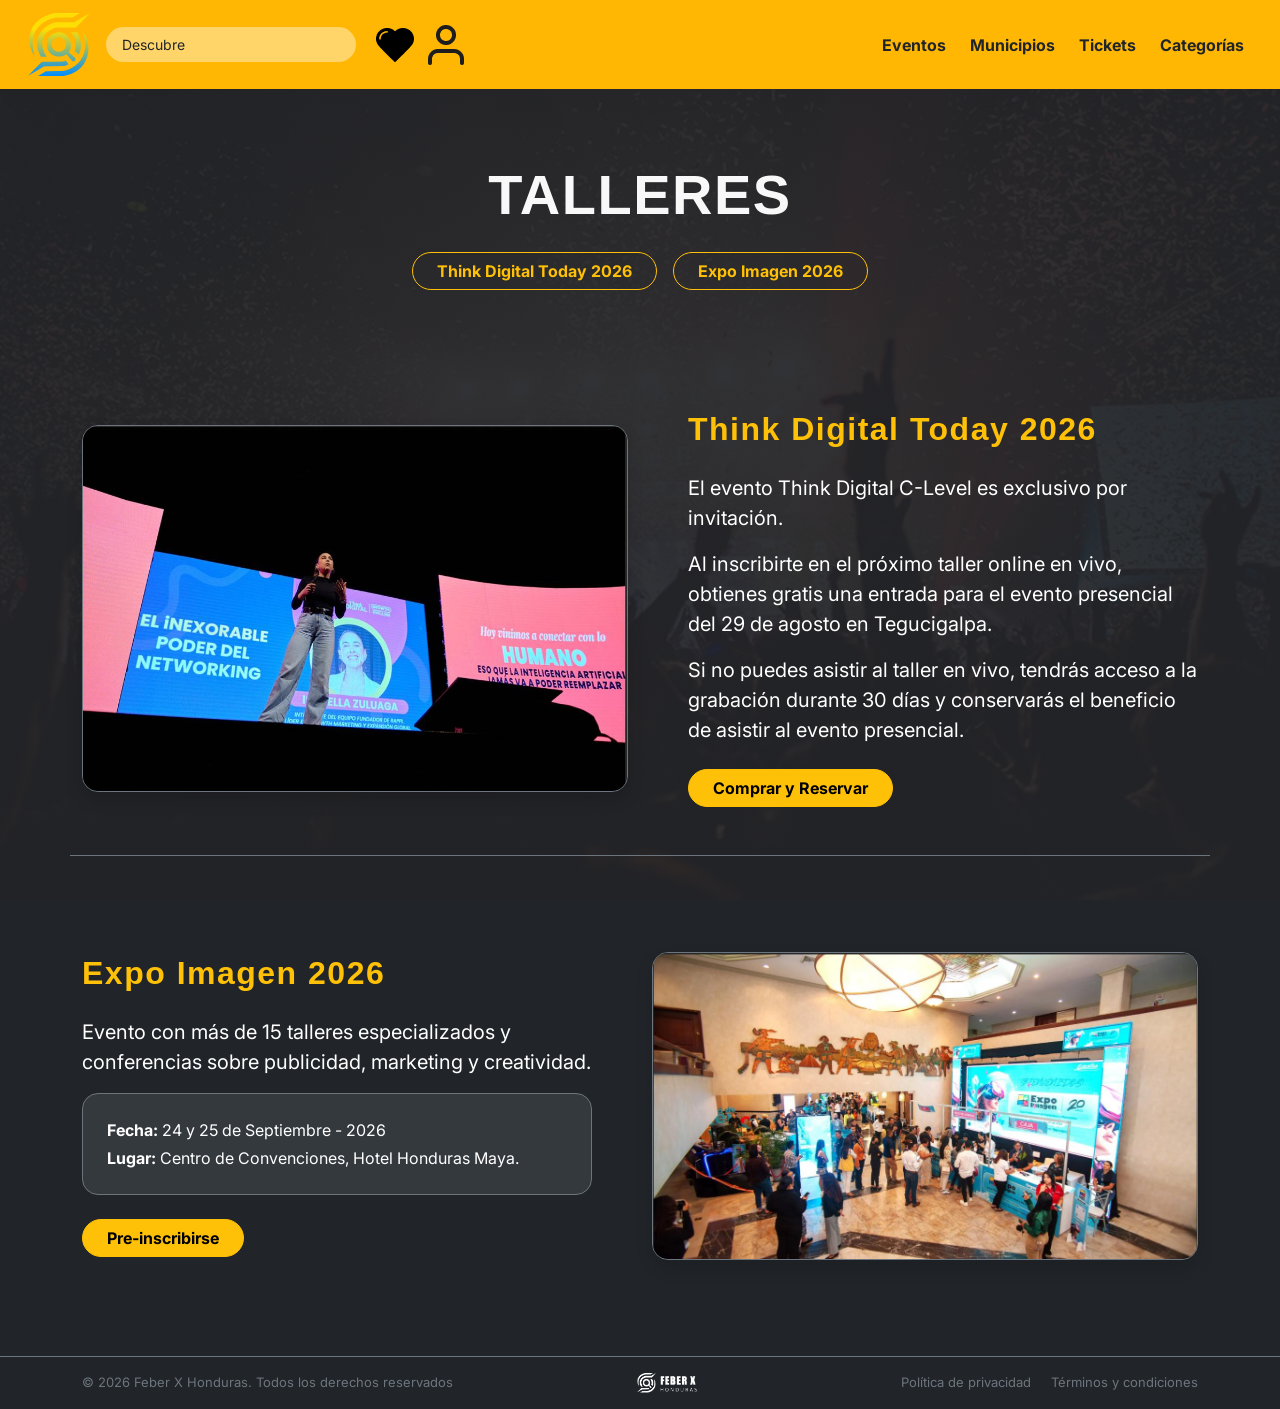
<file: talleres.html>
<!doctype html>
<html lang="es">
<head>
    <meta charset="utf-8">
    <meta name="viewport" content="width=device-width, initial-scale=1.0">
    <title>Talleres | FEBER X Honduras</title>
    <link href="https://cdn.jsdelivr.net/npm/bootstrap@5.3.3/dist/css/bootstrap.min.css" rel="stylesheet">
    <link href="css/style.css" rel="stylesheet">
</head>

<body class="bg-dark text-white">

    <header class="bg-warning">
        <nav class="navbar navbar-expand-lg navbar-light py-2 px-3">
            <div class="container-fluid d-flex align-items-center justify-content-between">
                <div class="d-flex align-items-center gap-3">
                    <a class="navbar-brand me-0" href="index.html">
                        <img src="img/logo-pequeno.png" alt="logo" class="encabezado-del-logotipo">
                    </a>
                    <div class="search-box">
                        <input type="text" placeholder="Descubre" class="form-control rounded-pill px-3 cuadro-de-busqueda-aporte">
                    </div>
                    <div class="d-flex align-items-center gap-2 ms-1">
                        <a href="#" class="d-flex align-items-center"><img src="img/heart-icon.png" alt="Favoritos" class="icono-de-navegacion"></a>
                        <a href="#" class="d-flex align-items-center"><img src="img/user-icon.png" alt="Usuario" class="icono-de-navegacion"></a>
                    </div>
                </div>
                <button class="navbar-toggler" type="button" data-bs-toggle="collapse" data-bs-target="#navbarNav">
                    <span class="navbar-toggler-icon"></span>
                </button>
                <div class="collapse navbar-collapse justify-content-end" id="navbarNav">
                    <ul class="navbar-nav gap-2 fw-bold text-dark">
                        <li class="nav-item"><a class="nav-link text-dark" href="eventos.html">Eventos</a></li>
                        <li class="nav-item"><a class="nav-link text-dark" href="municipios.html">Municipios</a></li>
                        <li class="nav-item"><a class="nav-link text-dark" href="tickets.html">Tickets</a></li>
                        <li class="nav-item"><a class="nav-link text-dark" href="categorias.html">Categorías</a></li>
                    </ul>
                </div>
            </div>
        </nav>
    </header>

    <main>
        <section class="py-5 text-center">
            <div class="container py-4">
                <h1 class="display-4 fw-bold mb-4 text-uppercase">Talleres</h1>
                
                <div class="d-flex justify-content-center gap-3 mb-5 flex-wrap">
                    <a href="#think-digital" class="btn btn-outline-warning rounded-pill px-4 fw-bold">Think Digital Today 2026</a>
                    <a href="#expo-imagen" class="btn btn-outline-warning rounded-pill px-4 fw-bold">Expo Imagen 2026</a>
                </div>
            </div>
        </section>

        <section class="container pb-5" id="think-digital">
            <div class="row align-items-center mb-5 border-bottom border-secondary pb-5">
                <div class="col-md-6 mb-4 mb-md-0 text-center">
                    <img src="img/PHOTO-2026-09-19-17-47-53.jpg" alt="Think Digital Today 2026" class="img-fluid rounded-4 shadow border border-secondary">
                </div>
                <div class="col-md-6 ps-md-5">
                    <h2 class="fw-bold text-warning mb-4">Think Digital Today 2026</h2>
                    <p class="fs-5">El evento Think Digital C-Level es exclusivo por invitación.</p>
                    <p class="fs-5">Al inscribirte en el próximo taller online en vivo, obtienes gratis una entrada para el evento presencial del 29 de agosto en Tegucigalpa.</p>
                    <p class="fs-5 mb-4">Si no puedes asistir al taller en vivo, tendrás acceso a la grabación durante 30 días y conservarás el beneficio de asistir al evento presencial.</p>
                    <a href="https://www.thinkdigital.academy/course/automatizacion-de-marketing-y-ventas-con-ia-del-lead-al-cliente" target="_blank" class="btn btn-warning fw-bold rounded-pill px-4">Comprar y Reservar</a>
                </div>
            </div>
        </section>

        <section class="container pb-5 mb-5" id="expo-imagen">
            <div class="row align-items-center">
                <div class="col-md-6 order-md-2 mb-4 mb-md-0 text-center">
                    <img src="img/WhatsApp Image 2026-09-19 at 17.47.44.jpeg" alt="Expo Imagen 2026" class="img-fluid rounded-4 shadow border border-secondary">
                </div>
                <div class="col-md-6 order-md-1 pe-md-5">
                    <h2 class="fw-bold text-warning mb-4">Expo Imagen 2026</h2>
                    <p class="fs-5">Evento con más de 15 talleres especializados y conferencias sobre publicidad, marketing y creatividad.</p>
                    <div class="bg-secondary bg-opacity-25 p-4 rounded-4 border border-secondary mb-4">
                        <p class="mb-1"><strong>Fecha:</strong> 24 y 25 de Septiembre - 2026</p>
                        <p class="mb-0"><strong>Lugar:</strong> Centro de Convenciones, Hotel Honduras Maya.</p>
                    </div>
                    <a href="https://expoimagen.hn/" target="_blank" class="btn btn-warning fw-bold rounded-pill px-4">Pre-inscribirse</a>
                </div>
            </div>
        </section>
    </main>

    <footer class="py-3 bg-dark border-top border-secondary mt-5">
        <div class="container d-flex flex-column flex-md-row align-items-center justify-content-between text-center">
            <p class="mb-2 mb-md-0 text-secondary">© 2026 Feber X Honduras. Todos los derechos reservados</p>
            <a href="index.html"><img src="img/logo-footer.png" alt="logo" class="img-fluid footer-logo my-2 my-md-0"></a>
            <div>
                <a href="#" class="me-3 text-secondary text-decoration-none">Política de privacidad</a>
                <a href="#" class="text-secondary text-decoration-none">Términos y condiciones</a>
            </div>
        </div>
    </footer>

    <script src="https://cdn.jsdelivr.net/npm/bootstrap@5.3.3/dist/js/bootstrap.bundle.min.js"></script>
</body>
</html>
</file>
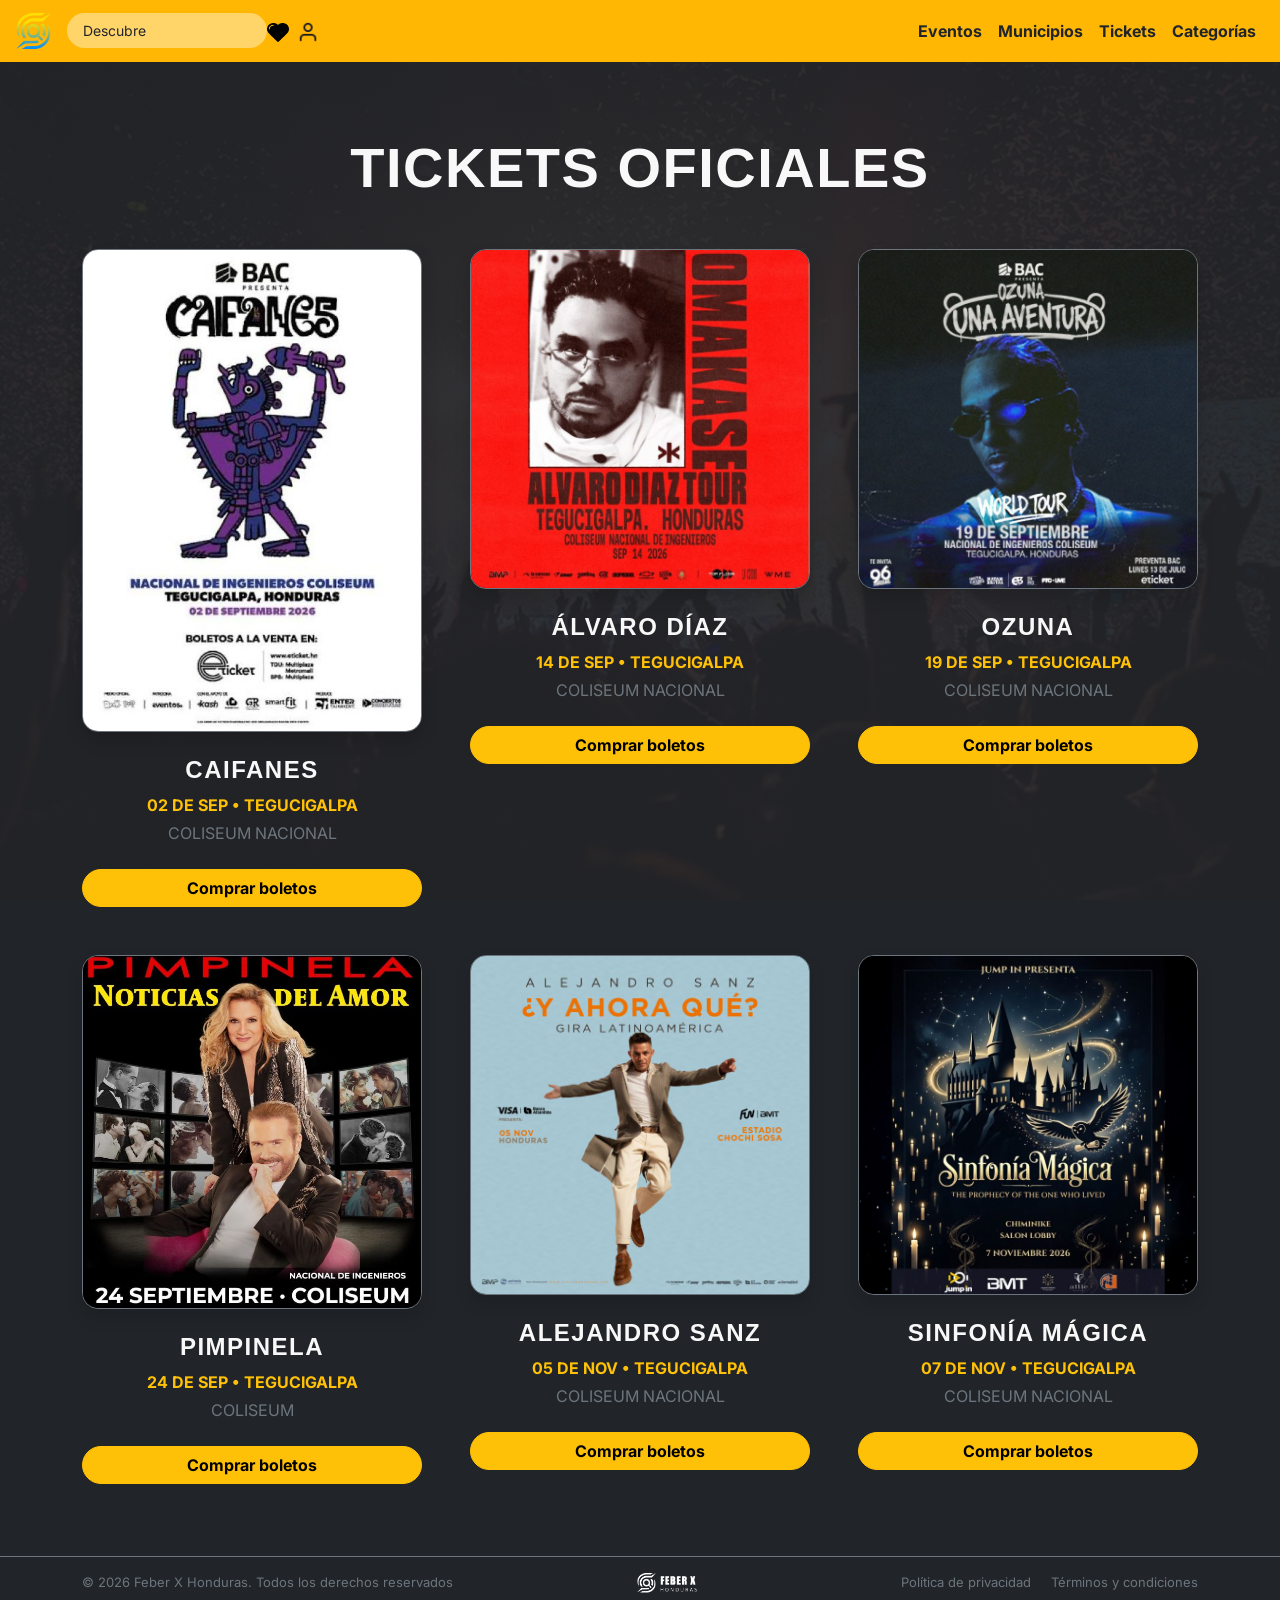
<file: tickets.html>
<!doctype html>
<html lang="es">
<head>
    <meta charset="utf-8">
    <meta name="viewport" content="width=device-width, initial-scale=1.0">
    <title>Tickets | FEBER X Honduras</title>
    <link href="https://cdn.jsdelivr.net/npm/bootstrap@5.3.3/dist/css/bootstrap.min.css" rel="stylesheet">
    <link href="css/style.css" rel="stylesheet">
</head>

<body class="bg-dark text-white">
    <header>
        <div class="container-fluid p-0">
            <nav class="navbar navbar-expand-lg navbar-light bg-warning px-3">
                <a class="navbar-brand d-flex align-items-center" href="index.html">
                    <img src="img/logo-pequeno.png" alt="logo" class="img-fluid logo-header">
                </a>
                
                <div class="search-box me-auto my-auto" style="max-width: 200px;">
                    <input type="text" placeholder="Descubre" class="form-control rounded-pill px-3">
                </div>

                <div class="d-flex align-items-center me-2">
                    <a href="#" class="me-2">
                        <img src="img/heart-icon.png" alt="Favoritos" class="img-fluid nav-icon">
                    </a>
                    <a href="#">
                        <img src="img/user-icon.png" alt="Usuario" class="img-fluid nav-icon">
                    </a>
                </div>

                <button class="navbar-toggler ms-1" type="button" data-bs-toggle="collapse" data-bs-target="#navbar">
                    <span class="navbar-toggler-icon"></span>
                </button>

                <div class="collapse navbar-collapse" id="navbar">
                    <ul class="navbar-nav ms-auto mb-2 mb-lg-0 align-items-lg-center">
                        <li class="nav-item"><a class="nav-link text-dark fw-bold" href="eventos.html">Eventos</a></li>
                        <li class="nav-item"><a class="nav-link text-dark fw-bold" href="municipios.html">Municipios</a></li>
                        <li class="nav-item"><a class="nav-link text-dark fw-bold" href="tickets.html">Tickets</a></li>
                        <li class="nav-item"><a class="nav-link text-dark fw-bold" href="categorias.html">Categorías</a></li>
                    </ul>
                </div>
            </nav>
        </div>
    </header>

    <main>
        <section class="py-5 text-center">
            <div class="container py-4">
                <h1 class="display-4 fw-bold mb-5 text-uppercase">Tickets Oficiales</h1>
                
                <div class="row justify-content-center g-5 mb-5">
                    <div class="col-lg-4 col-md-6" id="caifanes">
                        <img src="img/WhatsApp Image 2026-09-19 at 20.31.49.jpeg" alt="Caifanes" class="img-fluid rounded-4 shadow border border-secondary mb-4">
                        <h3 class="fw-bold fs-4 mb-2">CAIFANES</h3>
                        <p class="text-warning fw-bold mb-1">02 DE SEP • TEGUCIGALPA</p>
                        <p class="text-secondary mb-4">COLISEUM NACIONAL</p>
                        <a href="https://www.eticket.hn/eventos.aspx?categoria=1" class="btn btn-warning fw-bold rounded-pill px-4 w-100" target="_blank">Comprar boletos</a>
                    </div>
                    <div class="col-lg-4 col-md-6" id="alvaro">
                        <img src="img/WhatsApp Image 2026-09-19 at 20.35.55.jpeg" alt="Álvaro Díaz" class="img-fluid rounded-4 shadow border border-secondary mb-4">
                        <h3 class="fw-bold fs-4 mb-2">ÁLVARO DÍAZ</h3>
                        <p class="text-warning fw-bold mb-1">14 DE SEP • TEGUCIGALPA</p>
                        <p class="text-secondary mb-4">COLISEUM NACIONAL</p>
                        <a href="https://www.eticket.hn/eventos.aspx?categoria=1" class="btn btn-warning fw-bold rounded-pill px-4 w-100" target="_blank">Comprar boletos</a>
                    </div>
                    <div class="col-lg-4 col-md-6" id="ozuna">
                        <img src="img/WhatsApp Image 2026-09-19 at 20.36.14.jpeg" alt="Ozuna" class="img-fluid rounded-4 shadow border border-secondary mb-4">
                        <h3 class="fw-bold fs-4 mb-2">OZUNA</h3>
                        <p class="text-warning fw-bold mb-1">19 DE SEP • TEGUCIGALPA</p>
                        <p class="text-secondary mb-4">COLISEUM NACIONAL</p>
                        <a href="https://www.eticket.hn/eventos.aspx?categoria=1" class="btn btn-warning fw-bold rounded-pill px-4 w-100" target="_blank">Comprar boletos</a>
                    </div>
                    
                </div>
                
                <div class="row justify-content-center g-5">
                    <div class="col-lg-4 col-md-6">
                        <img src="img/WhatsApp Image 2026-09-19 at 20.30.24.jpeg" alt="Pimpinela" class="img-fluid rounded-4 shadow border border-secondary mb-4">
                        <h3 class="fw-bold fs-4 mb-2">PIMPINELA</h3>
                        <p class="text-warning fw-bold mb-1">24 DE SEP • TEGUCIGALPA</p>
                        <p class="text-secondary mb-4">COLISEUM</p>
                        <a href="https://bmticket.com/eventos/pimpinela-noticias-del-amor/" class="btn btn-warning fw-bold rounded-pill px-4 w-100" target="_blank">Comprar boletos</a>
                    </div>
                    <div class="col-lg-4 col-md-6">
                        <img src="img/WhatsApp Image 2026-09-19 at 20.31.08.jpeg" alt="Alejandro Sanz" class="img-fluid rounded-4 shadow border border-secondary mb-4">
                        <h3 class="fw-bold fs-4 mb-2">ALEJANDRO SANZ</h3>
                        <p class="text-warning fw-bold mb-1">05 DE NOV • TEGUCIGALPA</p>
                        <p class="text-secondary mb-4">COLISEUM NACIONAL</p>
                        <a href="https://www.eticket.hn/eventos.aspx?categoria=1" class="btn btn-warning fw-bold rounded-pill px-4 w-100" target="_blank">Comprar boletos</a>
                    </div>
                    <div class="col-lg-4 col-md-6">
                        <img src="img/WhatsApp Image 2026-09-19 at 20.30.37.jpeg" alt="Sinfonia Magica" class="img-fluid rounded-4 shadow border border-secondary mb-4">
                        <h3 class="fw-bold fs-4 mb-2">SINFONÍA MÁGICA</h3>
                        <p class="text-warning fw-bold mb-1">07 DE NOV • TEGUCIGALPA</p>
                        <p class="text-secondary mb-4">COLISEUM NACIONAL</p>
                        <a href="https://www.eticket.hn/eventos.aspx?categoria=1" class="btn btn-warning fw-bold rounded-pill px-4 w-100" target="_blank">Comprar boletos</a>
                    </div>

                </div>
            </div>
        </section>
    </main>
    <footer class="py-3 bg-dark border-top border-secondary">
        <div class="container d-flex flex-column flex-md-row align-items-center justify-content-between text-center">
            <p class="mb-2 mb-md-0 text-secondary">© 2026 Feber X Honduras. Todos los derechos reservados</p>
            <a href="index.html">
                <img src="img/logo-footer.png" alt="logo" class="img-fluid footer-logo my-2 my-md-0">
            </a>
            <div>
                <a href="#" class="me-3 text-secondary text-decoration-none">Política de privacidad</a>
                <a href="#" class="text-secondary text-decoration-none">Términos y condiciones</a>
            </div>
        </div>
    </footer>

    <script src="https://cdn.jsdelivr.net/npm/bootstrap@5.3.3/dist/js/bootstrap.bundle.min.js"></script>
</body>
</html>
</file>
<file: css/style.css>
@import url('https://fonts.googleapis.com/css2?family=Inter:wght@300;400;500;600;700&display=swap');

body {
    font-family: 'Inter', sans-serif;
    background: linear-gradient(rgba(36, 37, 41, 0.85), rgba(36, 37, 41, 0.85)), url( "../img/img-fondo-page1.png");
	background-position: center center;
	background-repeat: no-repeat;
    background-size: cover !important;
	background-attachment: fixed;
    color: #F8F8F8;
}

.bg-warning {
    background-color: #FFB703 !important;
}

.logo-header {
    width: 35px;
    height: auto;
}

.nav-icon {
    width: 22px;
    height: auto;
}

.search-box input {
    background-color: rgba(255, 255, 255, 0.4);
    border: none;
    font-size: 14px;
	height: 35px;
}

.search-box input::placeholder {
    color: #212529;
}

.section {
    padding: 100px 0;
}

h1, h2, h3, .titulo, .titulo-hero, .titulo-seccion, .titulo-card {
    font-family: 'Impact', sans-serif;
    letter-spacing: 1.5px;
    color: #F8F8F8;
}

.titulo {
    font-size: 50px;
	font-weight: 800;
    text-align: center;
}
#hero {
    min-height: 95vh;
    background-image:linear-gradient(rgba(0, 0, 0, 0.4), rgba(0, 0, 0, 0.4)), url( "../img/fondo-hero.png");
    background-position: center;
    background-size: cover;
	padding-bottom: 60px;
}

.hero-logo {
    width: 100px;
	height: auto;
}


.titulo-hero {
    font-size: 65px;
	font-weight: 800;
    margin: 0;
}

.subtitulo-honduras {
    font-family: 'Inter', sans-serif;
    font-size: 36px;
    letter-spacing: 10px;
    color: #00A3E0;
}

#tendencias {
    padding-top: 100px;    
    padding-bottom: 80px;
}
	
.card-tendencia {
    height: 380px;
    border-radius: 80px;
    background-position: center;
    background-size: cover;
	border: 1px solid rgba(255, 255, 255, 0.1);
}
.card-principal {
    height: 440px;
}

.card-comidas { 
    background-image: linear-gradient(rgba(0, 0, 0, 0.4), rgba(0, 0, 0, 0.7)), url( "../img/comidas.png"); 
}

.card-fiesta { 
    background-image: linear-gradient(rgba(0, 0, 0, 0.4), rgba(0, 0, 0, 0.7)), url( "../img/fiesta.png"); 
}

.card-talleres { 
    background-image: linear-gradient(rgba(0, 0, 0, 0.4), rgba(0, 0, 0, 0.7)), url( "../img/talleres.png"); 
}

.titulo-card {
    font-size: 28px;
    font-weight: 800;
}

.img-galeria {
    width: 100%;
    height: 280px;
    object-fit: cover;
    border-radius: 15px;
}

.contenido-nosotros {
    max-width: 850px;
	margin-left: 0 !important;
	margin-right: auto;
}

.titulo-seccion {
    font-size: 36px;
    font-weight: 800;
    color: #FFFFFF;
    margin-bottom: 10px;
}

#nosotros p {
    font-size: 15px;
    line-height: 1.6;
    color: #d1d1d1;
}

footer {
    background-color: #1a1b1d;
    font-size: 13px;
    color: #888888;
}

footer a {
    color: #888888;
    text-decoration: none;
}

footer p {
    margin: 0;
}

.footer-logo {
    width: 80px;
	height: auto;
}

.fondo-ciudad {
    background-image: url("../img/tegus-bg");
    background-size: cover;
    background-position: center;
    background-attachment: fixed;
    min-height: 100vh;
}

.overlay-oscuro {
    background-color: rgba(0, 0, 0, 0.65); 
    min-height: 100vh;
    width: 100%;
}

.titulo-municipio {
    font-family: Impact, sans-serif;
    letter-spacing: 2px;
}

.img-lateral {
    opacity: 0.7;
}
</file>
